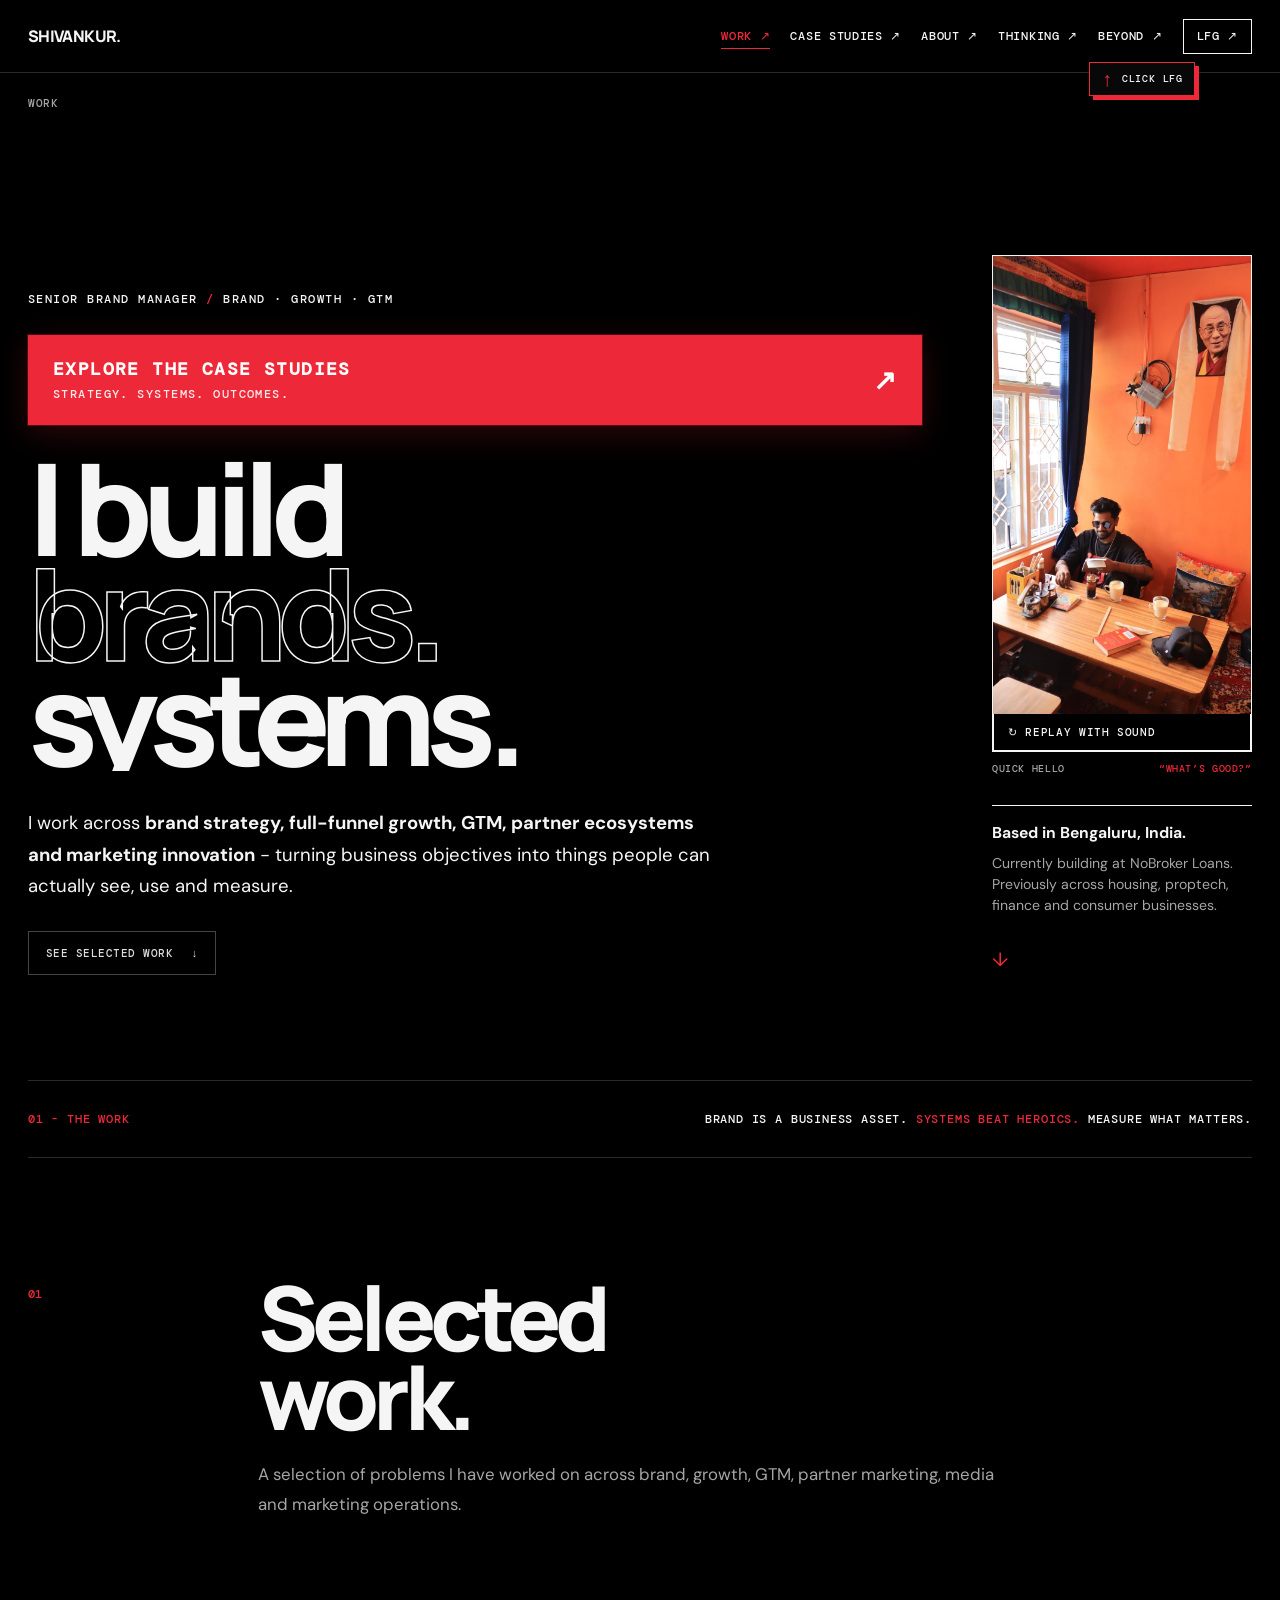
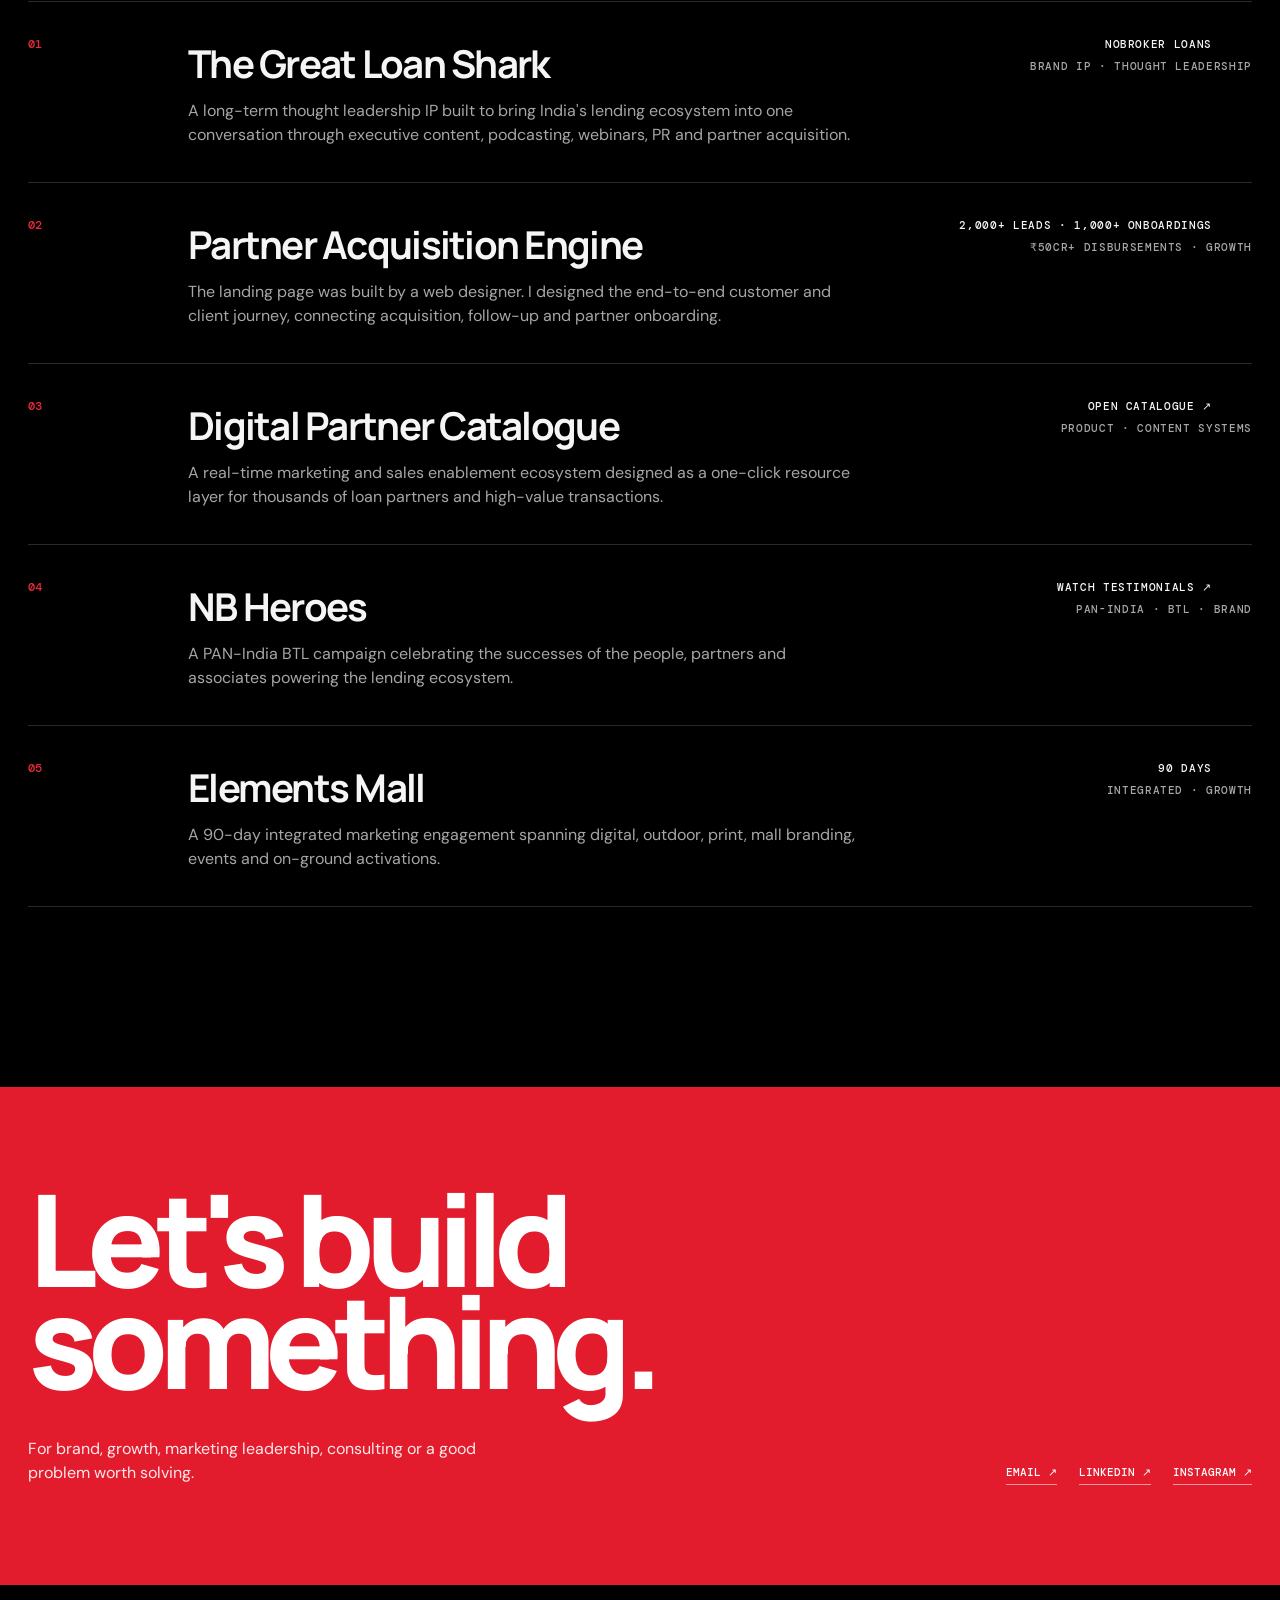
<file: index.html>
<!doctype html>
<html lang="en">
<head>
  <meta charset="utf-8">
  <meta name="viewport" content="width=device-width, initial-scale=1">
  <meta http-equiv="refresh" content="0;url=/work">
  <meta name="theme-color" content="#f3f1eb">
  <link rel="icon" type="image/png" href="/assets/favicon.png">
  <link rel="apple-touch-icon" href="/assets/favicon.png">
  <link rel="canonical" href="/work">
  <title>Shivankur Ghosh | Work</title>
  <script>location.replace('/work')</script>
</head>
<body><a href="/work">Continue to Work ↗</a></body>
</html>
</file>
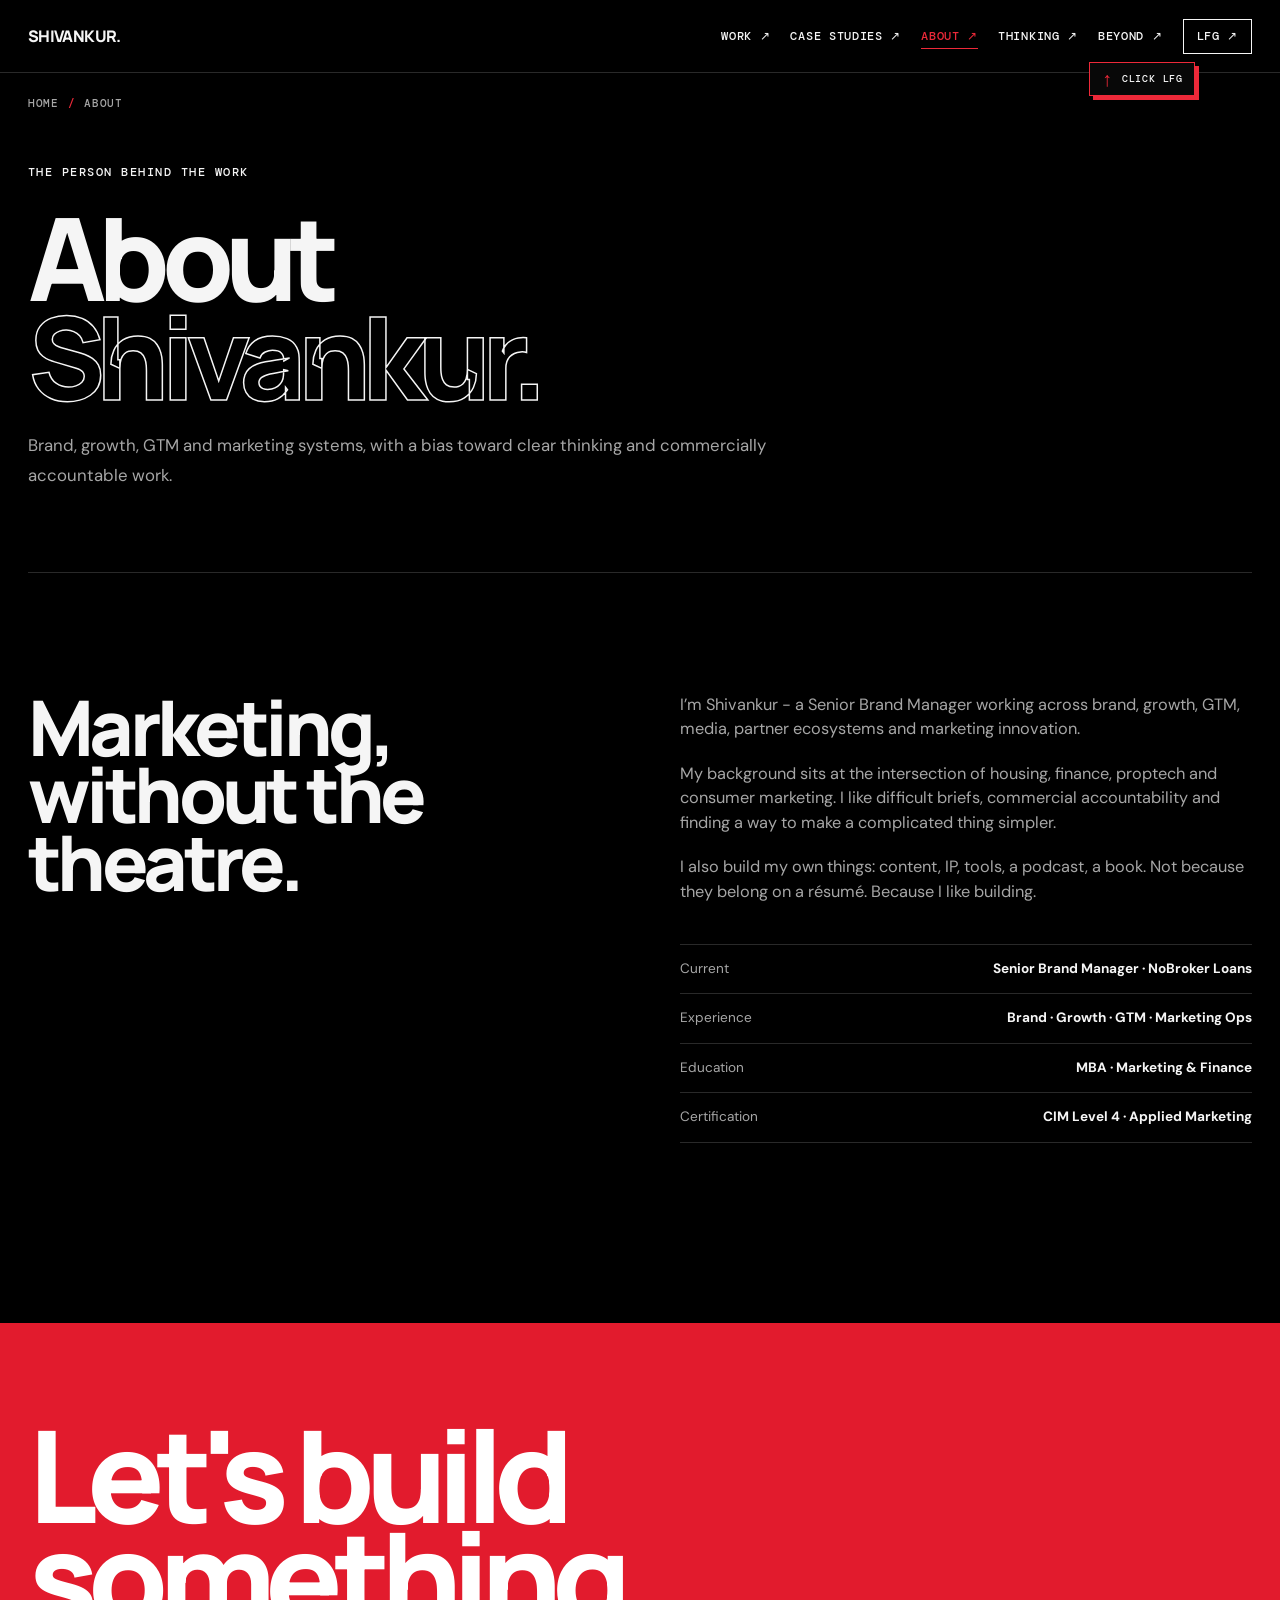
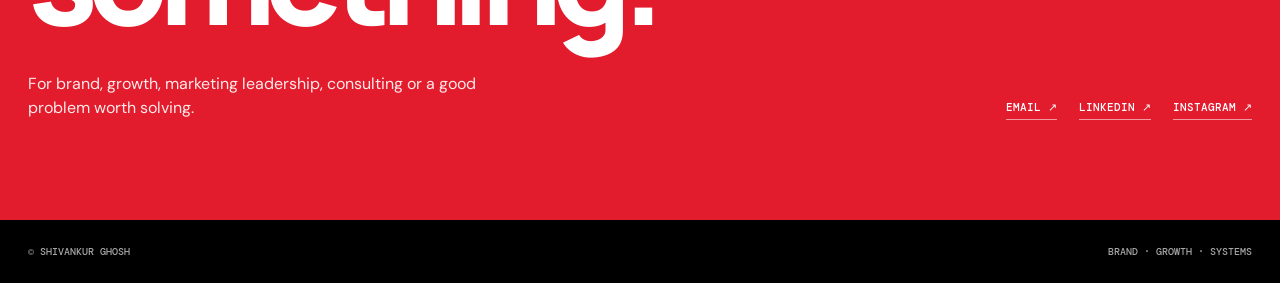
<file: about/index.html>
<!doctype html><html lang="en"><head><meta charset="utf-8"><meta name="viewport" content="width=device-width, initial-scale=1"><meta name="description" content="The professional context, background and principles behind the work."><meta name="theme-color" content="#f3f1eb"><link rel="icon" type="image/png" href="/assets/favicon.png"><link rel="apple-touch-icon" href="/assets/favicon.png"><link rel="stylesheet" href="/styles.css"><title>About | Shivankur Ghosh</title></head><body><nav aria-label="Main navigation"><div class="wrap nav"><a class="logo" href="/work" aria-label="Shivankur, home">SHIVANKUR<span>.</span></a><button class="menu-toggle" id="menuToggle" type="button" aria-expanded="false" aria-controls="siteLinks"><span id="menuToggleLabel">MENU</span><span aria-hidden="true">☰</span></button><div class="links" id="siteLinks"><a href="/work" data-route="work">Work <span aria-hidden="true">↗</span></a><a href="/case-studies" data-route="case-studies">Case studies <span aria-hidden="true">↗</span></a><a href="/about" data-route="about">About <span aria-hidden="true">↗</span></a><a href="/thinking" data-route="thinking">Thinking <span aria-hidden="true">↗</span></a><a href="/beyond" data-route="beyond">Beyond <span aria-hidden="true">↗</span></a><button class="print" id="lfgButton" type="button">LFG ↗</button></div></div></nav><div class="wrap breadcrumbs"><a href="/work">Home</a><span class="sep">/</span><span aria-current="page">About</span></div><main class="page-main"><section class="wrap page-intro"><div class="kicker">The person behind the work</div><h1>About<br><span class="outline">Shivankur.</span></h1><p>Brand, growth, GTM and marketing systems, with a bias toward clear thinking and commercially accountable work.</p></section>
<section id="about" class="wrap">
  <div class="about"><div><h2>Marketing,<br>without the<br>theatre.</h2></div><div class="about-copy"><p>I’m Shivankur - a Senior Brand Manager working across brand, growth, GTM, media, partner ecosystems and marketing innovation.</p><p>My background sits at the intersection of housing, finance, proptech and consumer marketing. I like difficult briefs, commercial accountability and finding a way to make a complicated thing simpler.</p><p>I also build my own things: content, IP, tools, a podcast, a book. Not because they belong on a résumé. Because I like building.</p><div class="facts"><div class="fact"><span>Current</span><strong>Senior Brand Manager · NoBroker Loans</strong></div><div class="fact"><span>Experience</span><strong>Brand · Growth · GTM · Marketing Ops</strong></div><div class="fact"><span>Education</span><strong>MBA · Marketing & Finance</strong></div><div class="fact"><span>Certification</span><strong>CIM Level 4 · Applied Marketing</strong></div></div></div></div>
</section><section id="contact" class="contact"><div class="wrap"><h2>Let's build<br>something.</h2><div class="contact-row"><p>For brand, growth, marketing leadership, consulting or a good problem worth solving.</p><div class="contact-links"><a href="mailto:hello@shivankurghosh.com">Email ↗</a><a href="https://www.linkedin.com/in/shivankurghosh/" target="_blank" rel="noopener">LinkedIn ↗</a><a href="https://instagram.com/lifeofshivankur" target="_blank" rel="noopener">Instagram ↗</a></div></div></div></section>
<footer class="wrap"><span>© Shivankur Ghosh</span><span>Brand · Growth · Systems</span></footer></main><div class="print-chooser" id="printChooser" hidden role="dialog" aria-modal="true" aria-labelledby="printChooserTitle"><div class="print-chooser-card"><button class="chooser-close" id="closePrintChooser" type="button" aria-label="Close">×</button><p class="kicker">LFG / YOUR CALL</p><h2 id="printChooserTitle">Take the CV.</h2><p>Download a ready-to-share PDF or the editable Word version. Or print this page as it appears on screen.</p><a class="chooser-option" href="/Shivankur_Ghosh_CV_Updated.pdf" download><span><strong>Download CV · PDF</strong><small>Best for sharing with recruiters and opening on mobile.</small></span><b>↓</b></a><a class="chooser-option" href="/Shivankur_Ghosh_CV_Updated.docx" download><span><strong>Download CV · Word</strong><small>Editable document for tailoring applications.</small></span><b>↓</b></a><button class="chooser-option chooser-print" id="printWebsite" type="button"><span><strong>Print this page</strong><small>Open your browser’s print dialog.</small></span><b>↗</b></button></div></div><div class="print-celebration" id="printCelebration" hidden aria-live="polite"><div class="gang-card"><span>JOB DONE.</span><strong>GANG<br>GANG!</strong><i>✳ ✦ ✳</i><button id="dismissCelebration" type="button">BACK TO IT ↗</button></div></div><script>(()=>{const toggle=document.getElementById('menuToggle'),links=document.getElementById('siteLinks'),label=document.getElementById('menuToggleLabel');function closeMenu(){links.classList.remove('menu-open');toggle.setAttribute('aria-expanded','false');label.textContent='MENU'}toggle.addEventListener('click',()=>{const open=toggle.getAttribute('aria-expanded')!=='true';toggle.setAttribute('aria-expanded',String(open));links.classList.toggle('menu-open',open);label.textContent=open?'CLOSE':'MENU'});links.querySelectorAll('a').forEach(a=>a.addEventListener('click',closeMenu));window.addEventListener('resize',()=>{if(innerWidth>850)closeMenu()});document.addEventListener('keydown',e=>{if(e.key==='Escape'){closeMenu();if(!chooser.hidden)closeChooser();if(!celebration.hidden)celebration.hidden=true}});const chooser=document.getElementById('printChooser'),lfg=document.getElementById('lfgButton'),close=document.getElementById('closePrintChooser'),print=document.getElementById('printWebsite'),celebration=document.getElementById('printCelebration'),dismiss=document.getElementById('dismissCelebration');let printing=false;function closeChooser(){chooser.hidden=true;lfg.focus()}function showGang(){celebration.hidden=false}lfg.addEventListener('click',()=>{chooser.hidden=false;close.focus()});close.addEventListener('click',closeChooser);chooser.addEventListener('click',e=>{if(e.target===chooser)closeChooser()});document.querySelectorAll('a[download]').forEach(a=>a.addEventListener('click',()=>setTimeout(showGang,450)));print.addEventListener('click',()=>{printing=true;chooser.hidden=true;window.print()});window.addEventListener('afterprint',()=>{if(printing){printing=false;showGang()}});dismiss.addEventListener('click',()=>celebration.hidden=true);const replay=document.getElementById('replayIntro'),video=document.getElementById('introVideo');if(replay&&video)replay.addEventListener('click',()=>{video.currentTime=0;video.muted=false;video.play().catch(()=>{})});const path=location.pathname.split('/').filter(Boolean)[0]||'work';document.querySelectorAll('[data-route]').forEach(a=>{if(a.dataset.route===path)a.setAttribute('aria-current','page')});})();</script><script src="/lfg-pointer.js" defer></script></body></html>
</file>
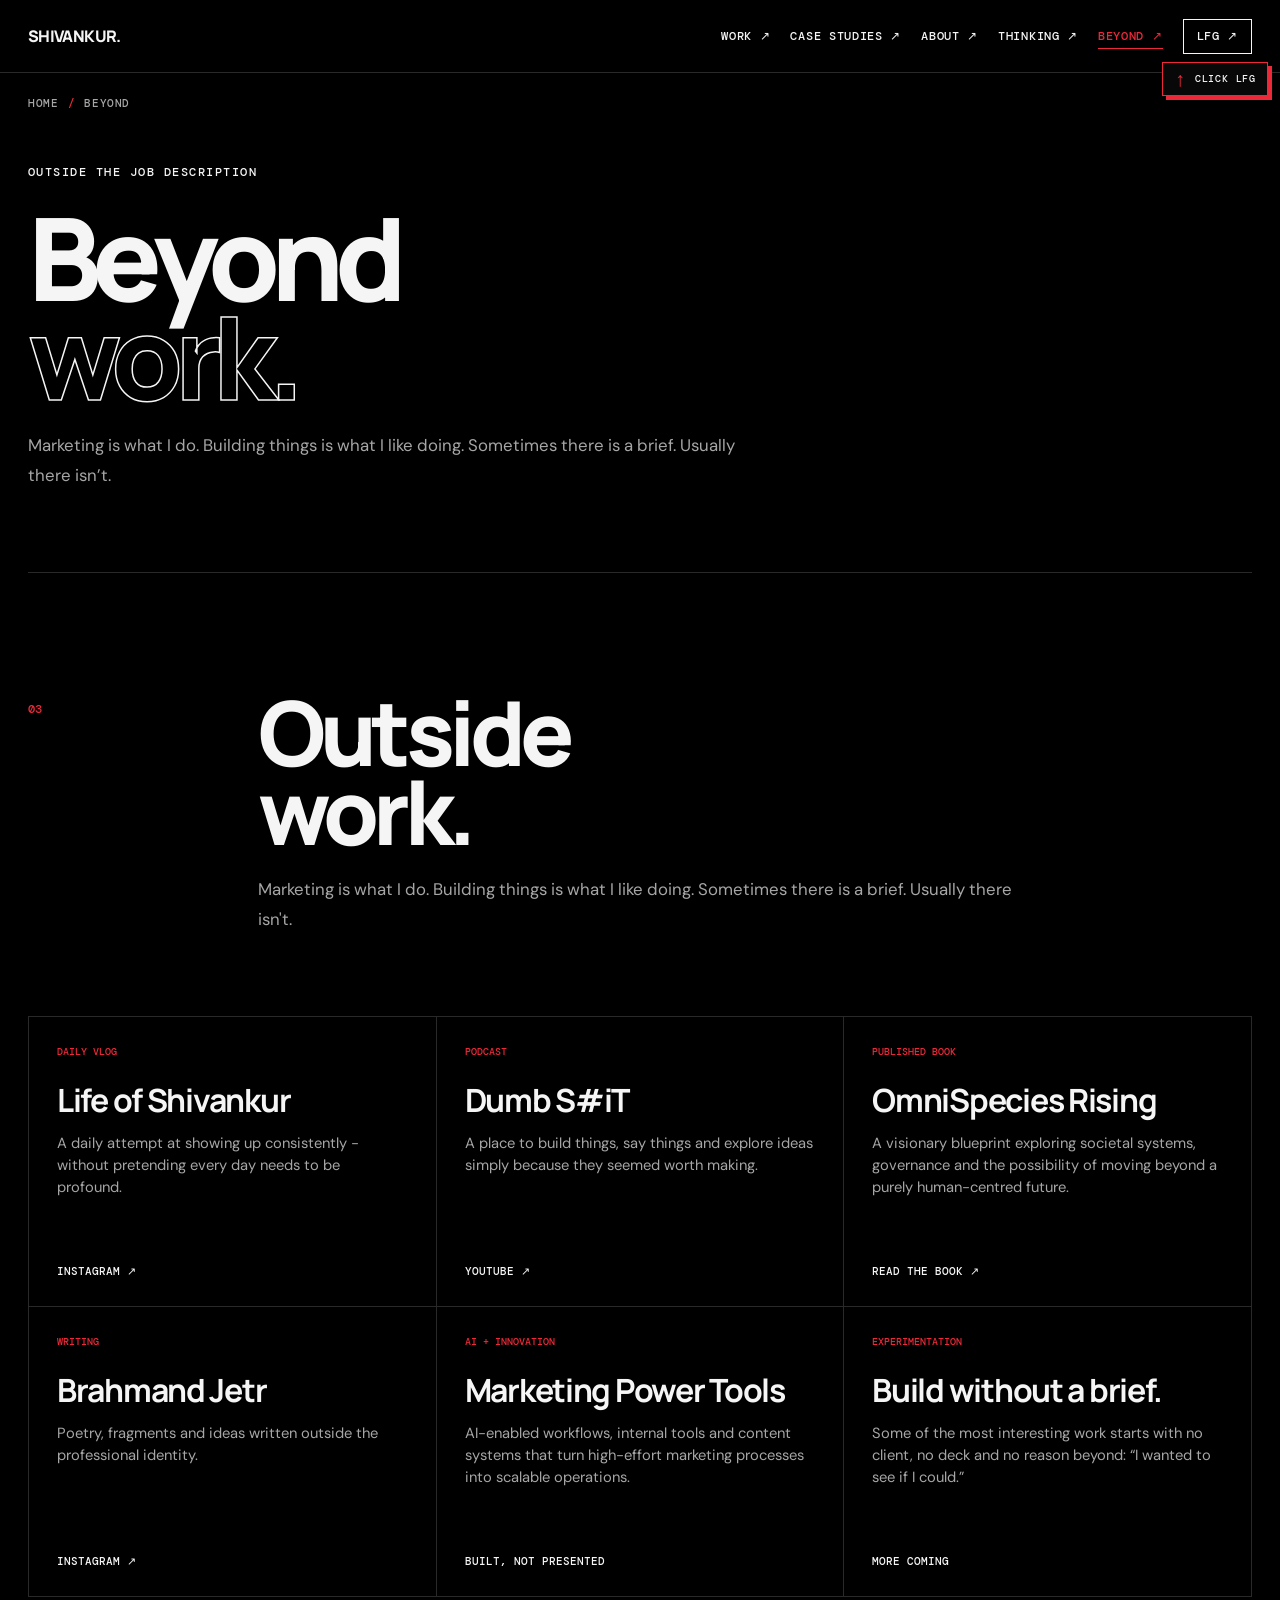
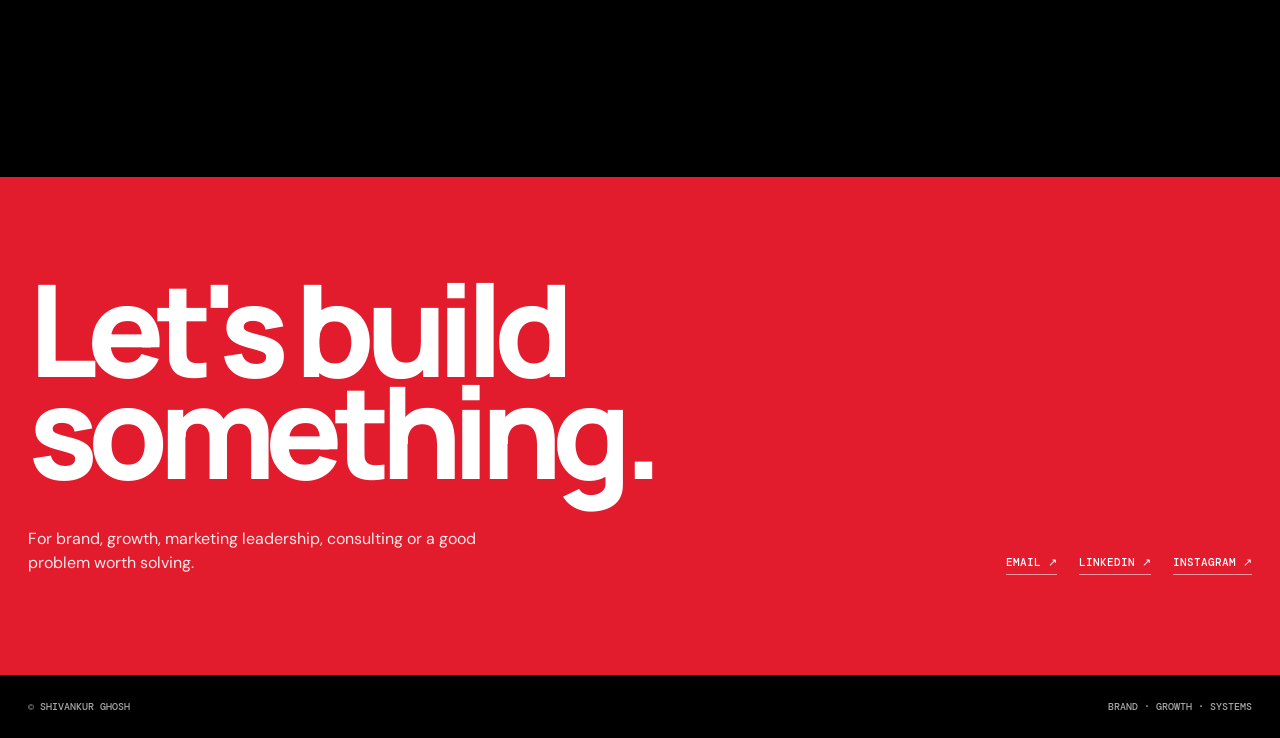
<file: beyond/index.html>
<!doctype html><html lang="en"><head><meta charset="utf-8"><meta name="viewport" content="width=device-width, initial-scale=1"><meta name="description" content="Personal projects, ideas and experiments outside the day job."><meta name="theme-color" content="#f3f1eb"><link rel="icon" type="image/png" href="/assets/favicon.png"><link rel="apple-touch-icon" href="/assets/favicon.png"><link rel="stylesheet" href="/styles.css"><title>Beyond | Shivankur Ghosh</title></head><body><nav aria-label="Main navigation"><div class="wrap nav"><a class="logo" href="/work" aria-label="Shivankur, home">SHIVANKUR<span>.</span></a><button class="menu-toggle" id="menuToggle" type="button" aria-expanded="false" aria-controls="siteLinks"><span id="menuToggleLabel">MENU</span><span aria-hidden="true">☰</span></button><div class="links" id="siteLinks"><a href="/work" data-route="work">Work <span aria-hidden="true">↗</span></a><a href="/case-studies" data-route="case-studies">Case studies <span aria-hidden="true">↗</span></a><a href="/about" data-route="about">About <span aria-hidden="true">↗</span></a><a href="/thinking" data-route="thinking">Thinking <span aria-hidden="true">↗</span></a><a href="/beyond" data-route="beyond">Beyond <span aria-hidden="true">↗</span></a><button class="print" id="lfgButton" type="button">LFG ↗</button></div></div></nav><div class="wrap breadcrumbs"><a href="/work">Home</a><span class="sep">/</span><span aria-current="page">Beyond</span></div><main class="page-main"><section class="wrap page-intro"><div class="kicker">Outside the job description</div><h1>Beyond<br><span class="outline">work.</span></h1><p>Marketing is what I do. Building things is what I like doing. Sometimes there is a brief. Usually there isn’t.</p></section>
<section id="outside" class="wrap">
  <div class="section-top"><div class="num">3</div><div><h2 class="section-title">Outside<br>work.</h2><p class="lead">Marketing is what I do. Building things is what I like doing. Sometimes there is a brief. Usually there isn't.</p></div></div>
  <div class="experiments">
    <a class="experiment" href="https://instagram.com/lifeofshivankur" target="_blank" rel="noopener"><div><div class="tag">Daily Vlog</div><h3>Life of Shivankur</h3><p>A daily attempt at showing up consistently - without pretending every day needs to be profound.</p></div><div class="go">Instagram ↗</div></a>
    <a class="experiment" href="https://www.youtube.com/@thedumbshitpod" target="_blank" rel="noopener"><div><div class="tag">Podcast</div><h3>Dumb S#iT</h3><p>A place to build things, say things and explore ideas simply because they seemed worth making.</p></div><div class="go">YouTube ↗</div></a>
    <a class="experiment" href="https://www.amazon.in/OmniSpecies-Rising-Visionary-Brahmand-jetr-ebook/dp/B0F3XQYQRG" target="_blank" rel="noopener"><div><div class="tag">Published Book</div><h3>OmniSpecies Rising</h3><p>A visionary blueprint exploring societal systems, governance and the possibility of moving beyond a purely human-centred future.</p></div><div class="go">Read the book ↗</div></a>
    <a class="experiment" href="https://instagram.com/brahmandjetr" target="_blank" rel="noopener"><div><div class="tag">Writing</div><h3>Brahmand Jetr</h3><p>Poetry, fragments and ideas written outside the professional identity.</p></div><div class="go">Instagram ↗</div></a>
    <div class="experiment"><div><div class="tag">AI + Innovation</div><h3>Marketing Power Tools</h3><p>AI-enabled workflows, internal tools and content systems that turn high-effort marketing processes into scalable operations.</p></div><div class="go">Built, not presented</div></div>
    <div class="experiment"><div><div class="tag">Experimentation</div><h3>Build without a brief.</h3><p>Some of the most interesting work starts with no client, no deck and no reason beyond: “I wanted to see if I could.”</p></div><div class="go">More coming</div></div>
  </div>
</section><section id="contact" class="contact"><div class="wrap"><h2>Let's build<br>something.</h2><div class="contact-row"><p>For brand, growth, marketing leadership, consulting or a good problem worth solving.</p><div class="contact-links"><a href="mailto:hello@shivankurghosh.com">Email ↗</a><a href="https://www.linkedin.com/in/shivankurghosh/" target="_blank" rel="noopener">LinkedIn ↗</a><a href="https://instagram.com/lifeofshivankur" target="_blank" rel="noopener">Instagram ↗</a></div></div></div></section>
<footer class="wrap"><span>© Shivankur Ghosh</span><span>Brand · Growth · Systems</span></footer></main><div class="print-chooser" id="printChooser" hidden role="dialog" aria-modal="true" aria-labelledby="printChooserTitle"><div class="print-chooser-card"><button class="chooser-close" id="closePrintChooser" type="button" aria-label="Close">×</button><p class="kicker">LFG / YOUR CALL</p><h2 id="printChooserTitle">Take the CV.</h2><p>Download a ready-to-share PDF or the editable Word version. Or print this page as it appears on screen.</p><a class="chooser-option" href="/Shivankur_Ghosh_CV_Updated.pdf" download><span><strong>Download CV · PDF</strong><small>Best for sharing with recruiters and opening on mobile.</small></span><b>↓</b></a><a class="chooser-option" href="/Shivankur_Ghosh_CV_Updated.docx" download><span><strong>Download CV · Word</strong><small>Editable document for tailoring applications.</small></span><b>↓</b></a><button class="chooser-option chooser-print" id="printWebsite" type="button"><span><strong>Print this page</strong><small>Open your browser’s print dialog.</small></span><b>↗</b></button></div></div><div class="print-celebration" id="printCelebration" hidden aria-live="polite"><div class="gang-card"><span>JOB DONE.</span><strong>GANG<br>GANG!</strong><i>✳ ✦ ✳</i><button id="dismissCelebration" type="button">BACK TO IT ↗</button></div></div><script>(()=>{const toggle=document.getElementById('menuToggle'),links=document.getElementById('siteLinks'),label=document.getElementById('menuToggleLabel');function closeMenu(){links.classList.remove('menu-open');toggle.setAttribute('aria-expanded','false');label.textContent='MENU'}toggle.addEventListener('click',()=>{const open=toggle.getAttribute('aria-expanded')!=='true';toggle.setAttribute('aria-expanded',String(open));links.classList.toggle('menu-open',open);label.textContent=open?'CLOSE':'MENU'});links.querySelectorAll('a').forEach(a=>a.addEventListener('click',closeMenu));window.addEventListener('resize',()=>{if(innerWidth>850)closeMenu()});document.addEventListener('keydown',e=>{if(e.key==='Escape'){closeMenu();if(!chooser.hidden)closeChooser();if(!celebration.hidden)celebration.hidden=true}});const chooser=document.getElementById('printChooser'),lfg=document.getElementById('lfgButton'),close=document.getElementById('closePrintChooser'),print=document.getElementById('printWebsite'),celebration=document.getElementById('printCelebration'),dismiss=document.getElementById('dismissCelebration');let printing=false;function closeChooser(){chooser.hidden=true;lfg.focus()}function showGang(){celebration.hidden=false}lfg.addEventListener('click',()=>{chooser.hidden=false;close.focus()});close.addEventListener('click',closeChooser);chooser.addEventListener('click',e=>{if(e.target===chooser)closeChooser()});document.querySelectorAll('a[download]').forEach(a=>a.addEventListener('click',()=>setTimeout(showGang,450)));print.addEventListener('click',()=>{printing=true;chooser.hidden=true;window.print()});window.addEventListener('afterprint',()=>{if(printing){printing=false;showGang()}});dismiss.addEventListener('click',()=>celebration.hidden=true);const replay=document.getElementById('replayIntro'),video=document.getElementById('introVideo');if(replay&&video)replay.addEventListener('click',()=>{video.currentTime=0;video.muted=false;video.play().catch(()=>{})});const path=location.pathname.split('/').filter(Boolean)[0]||'work';document.querySelectorAll('[data-route]').forEach(a=>{if(a.dataset.route===path)a.setAttribute('aria-current','page')});})();</script><script src="/lfg-pointer.js" defer></script></body></html>
</file>
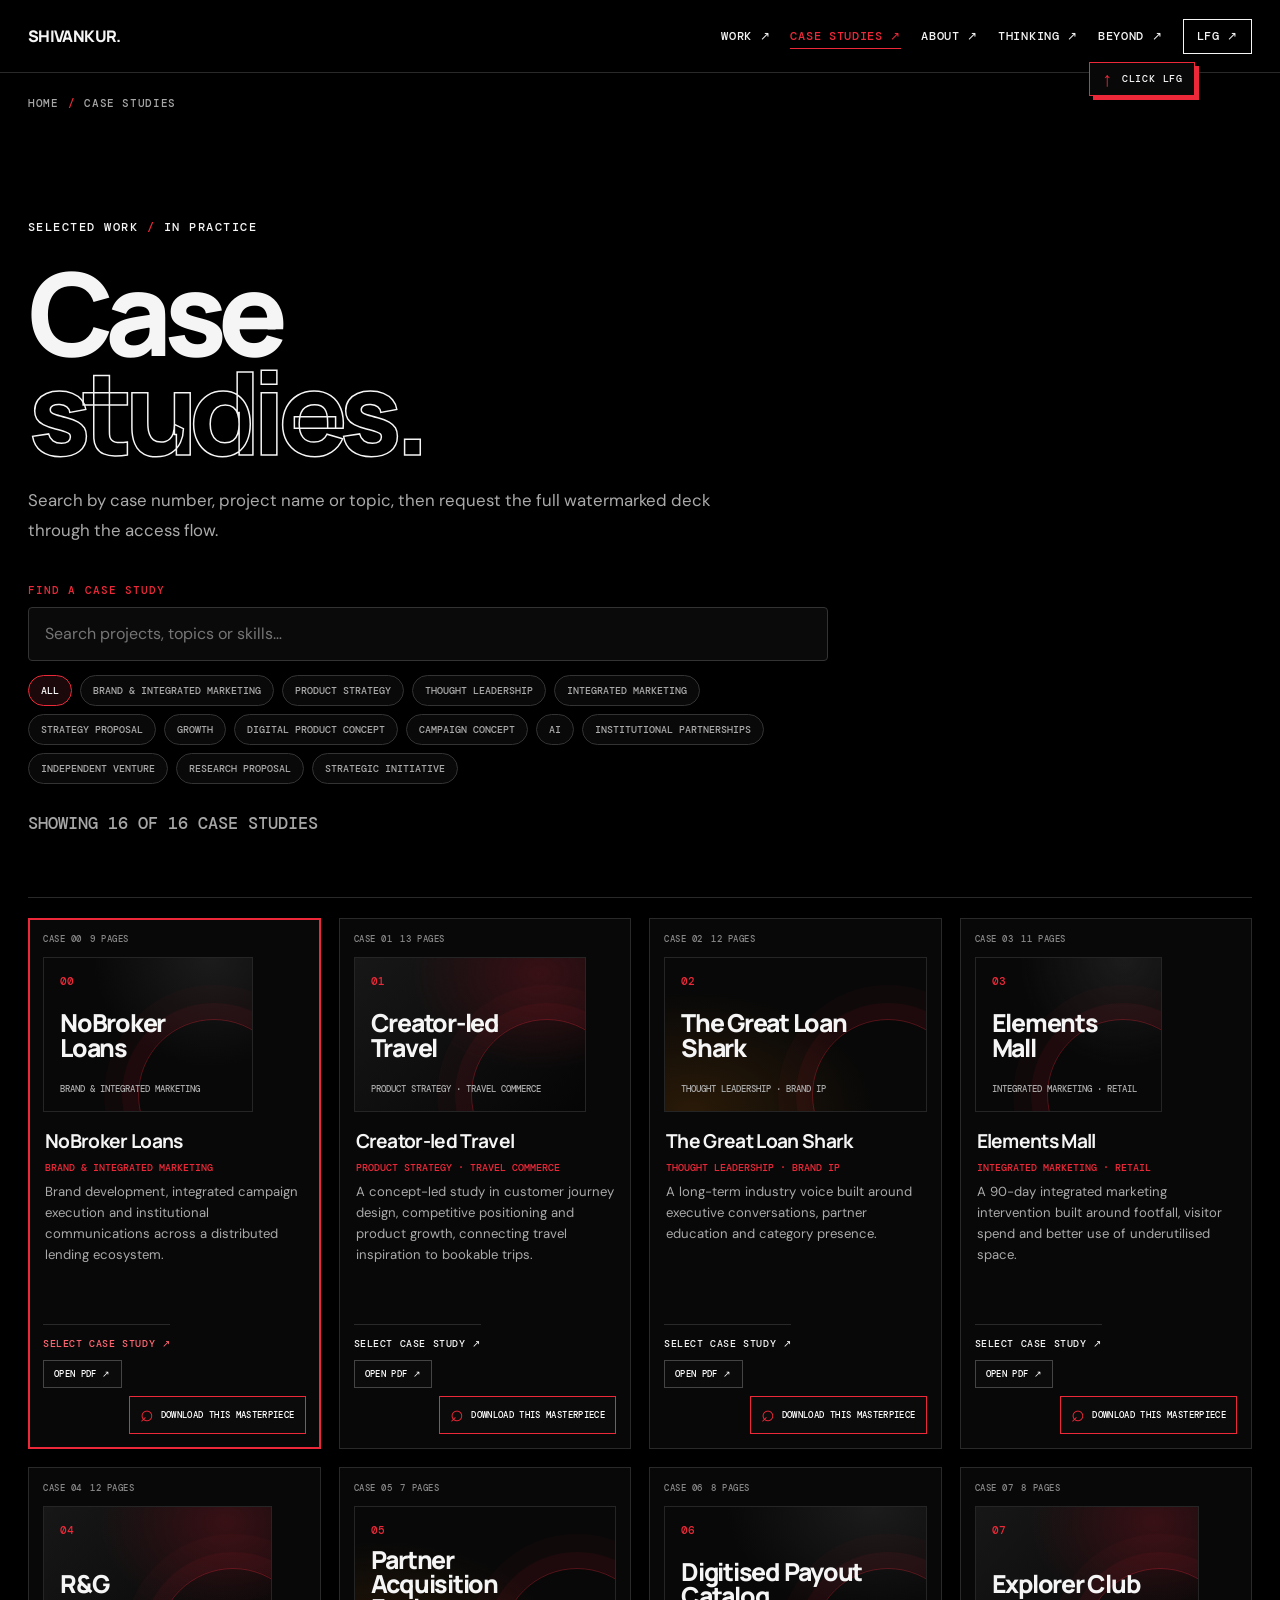
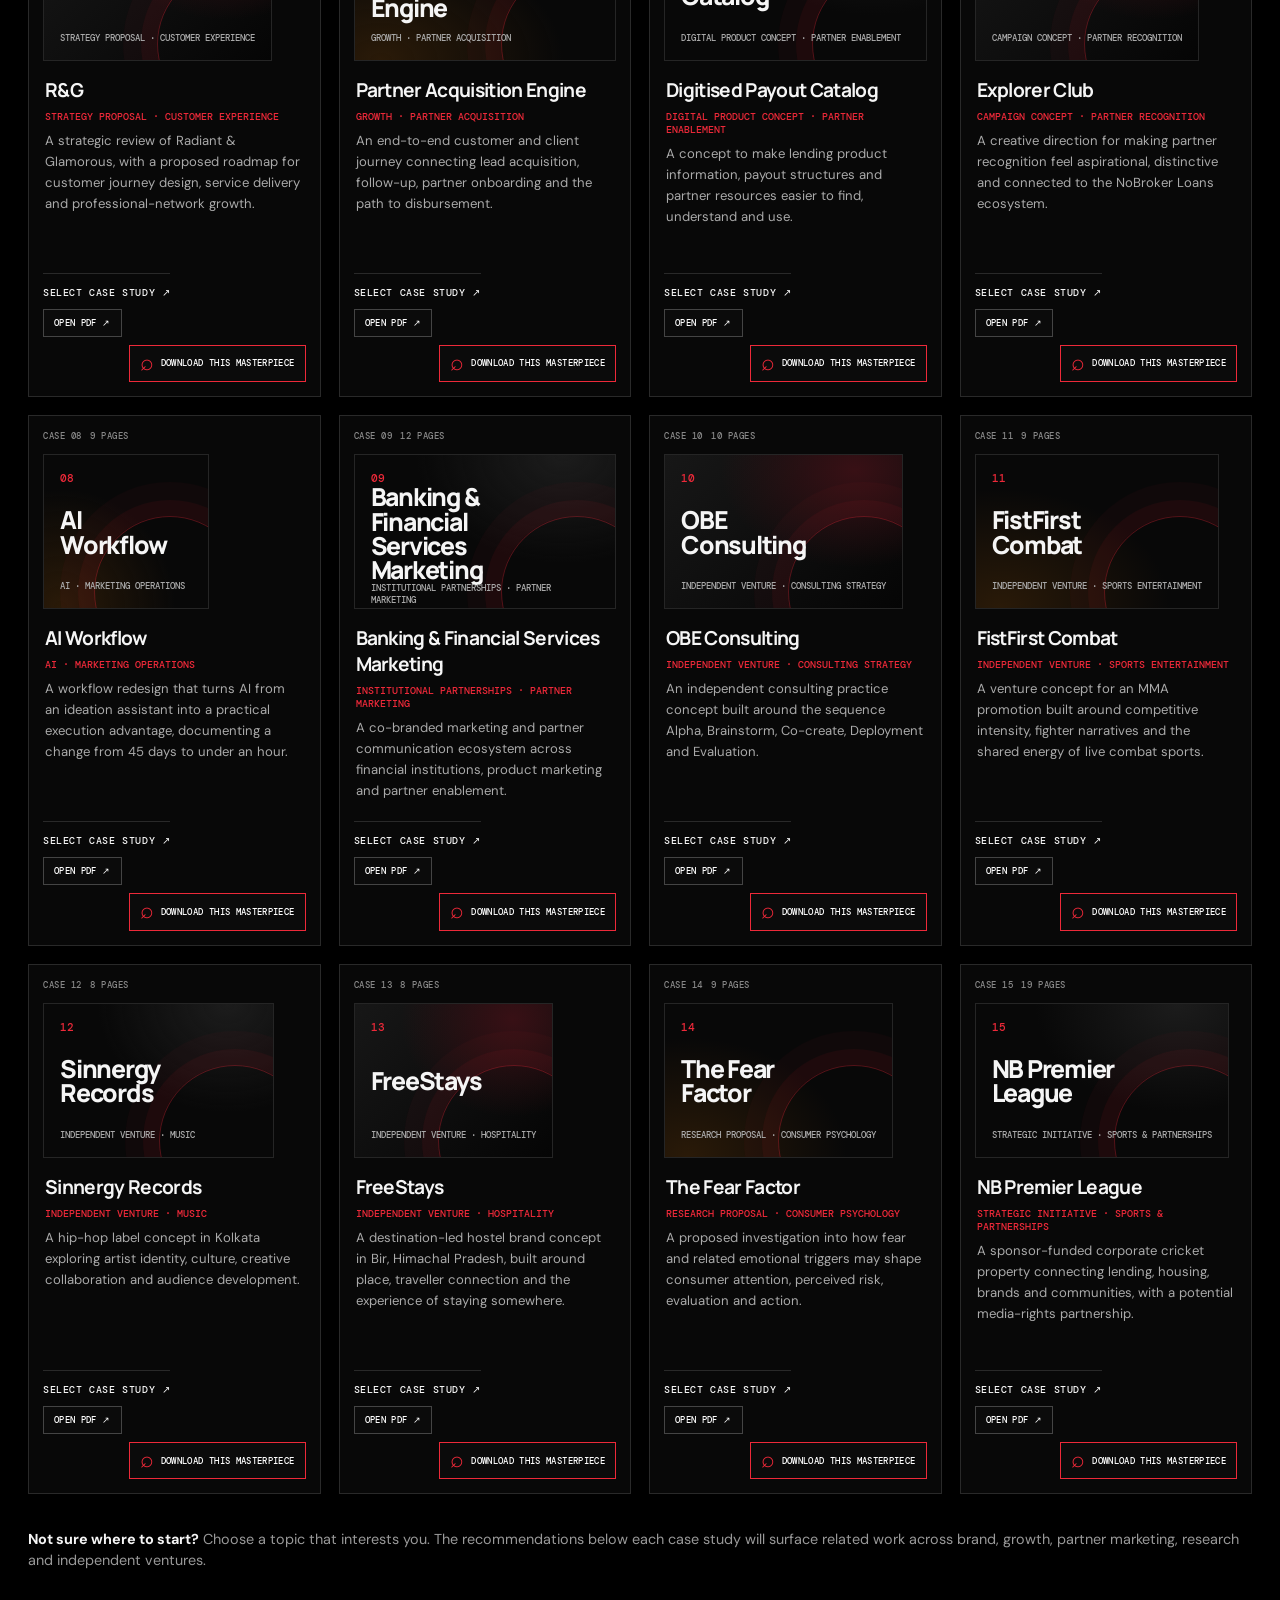
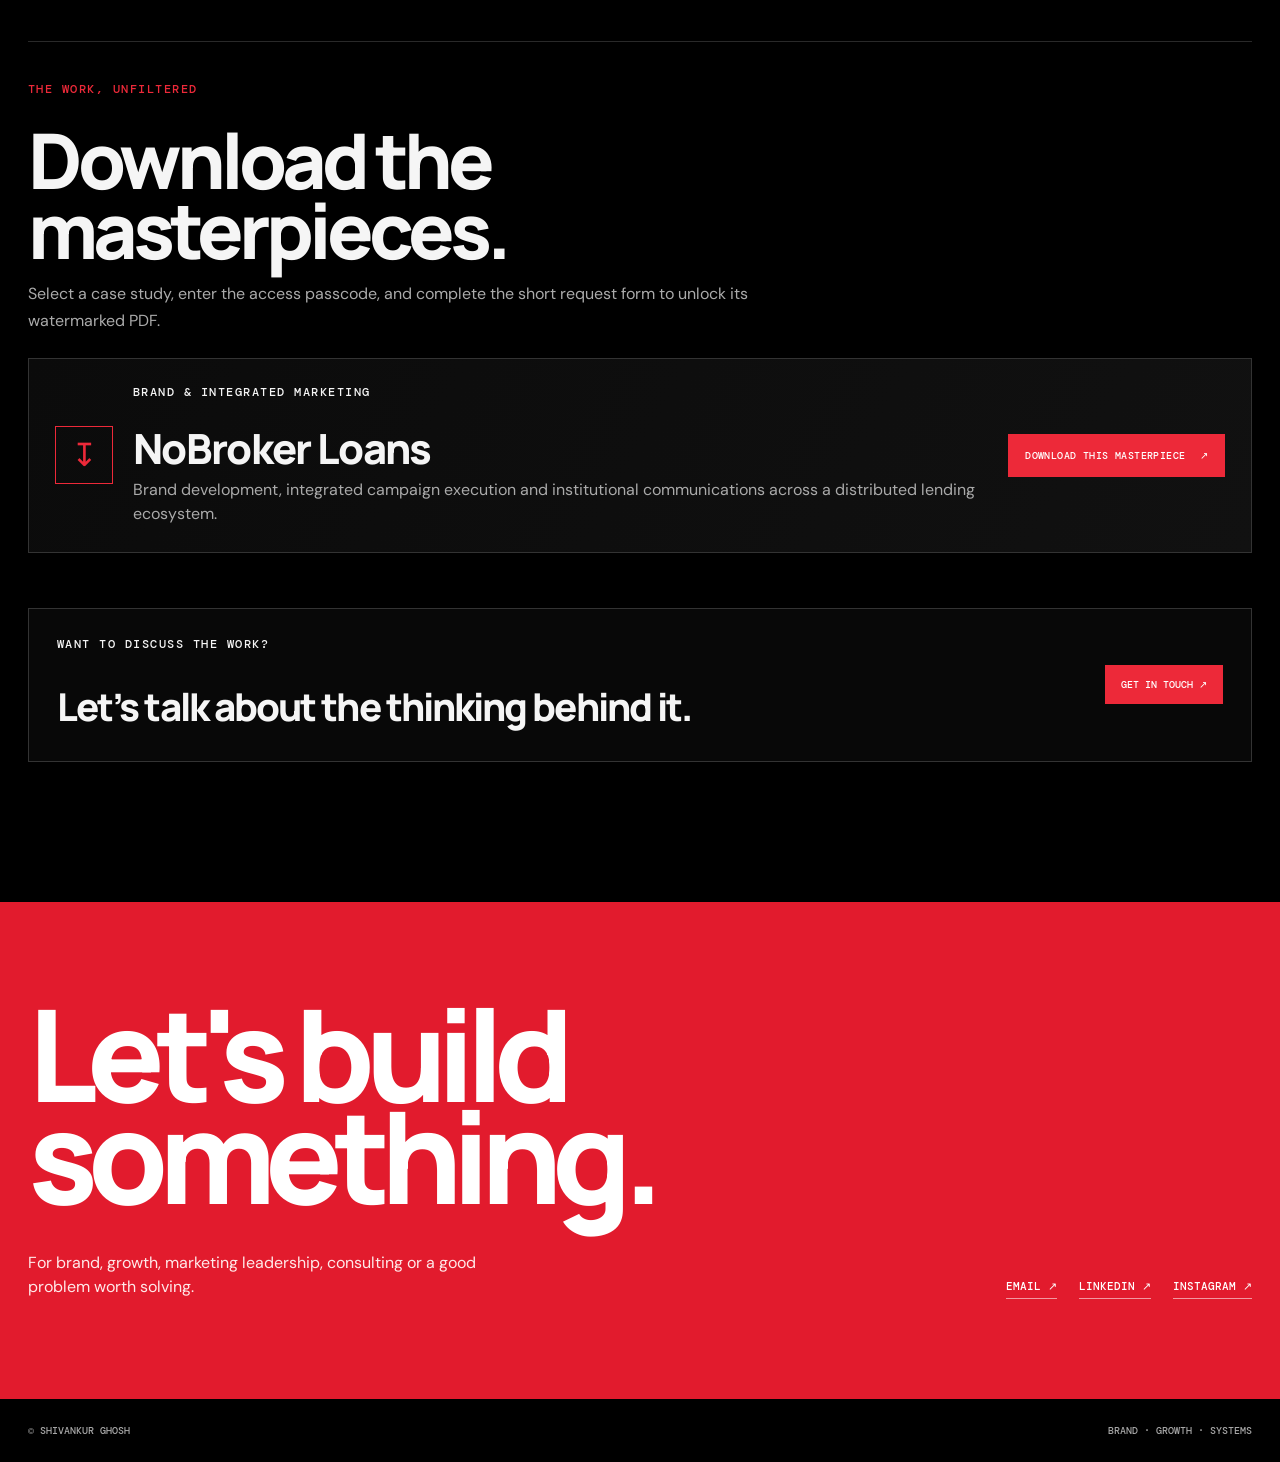
<file: case-studies/index.html>
<!doctype html><html lang="en"><head><meta charset="utf-8"><meta name="viewport" content="width=device-width, initial-scale=1"><meta name="description" content="Browse Shivankur Ghosh's case studies across brand, growth, partner marketing, strategy and independent ventures."><meta name="theme-color" content="#000000"><link rel="icon" type="image/png" href="/assets/favicon.png"><link rel="apple-touch-icon" href="/assets/favicon.png"><link rel="stylesheet" href="/styles.css"><title>Case studies | Shivankur Ghosh</title><style>.case-no-results{grid-column:1/-1;padding:clamp(24px,5vw,56px);border:1px solid rgba(255,255,255,.2);border-radius:18px;background:rgba(255,255,255,.025)}.case-no-results strong{display:block;font-size:clamp(1.2rem,2vw,1.65rem);margin-bottom:8px}.case-no-results p{color:rgba(255,255,255,.68);margin:0 0 18px}.case-clear-filters{appearance:none;border:1px solid rgba(255,255,255,.5);background:transparent;color:#fff;padding:12px 16px;border-radius:999px;font:inherit;cursor:pointer}.case-clear-filters:hover,.case-clear-filters:focus-visible{background:#fff;color:#000}</style></head><body><nav aria-label="Main navigation"><div class="wrap nav"><a class="logo" href="/work" aria-label="Shivankur, home">SHIVANKUR<span>.</span></a><button class="menu-toggle" id="menuToggle" type="button" aria-expanded="false" aria-controls="siteLinks"><span id="menuToggleLabel">MENU</span><span aria-hidden="true">☰</span></button><div class="links" id="siteLinks"><a href="/work" data-route="work">Work <span aria-hidden="true">↗</span></a><a href="/case-studies" data-route="case-studies">Case studies <span aria-hidden="true">↗</span></a><a href="/about" data-route="about">About <span aria-hidden="true">↗</span></a><a href="/thinking" data-route="thinking">Thinking <span aria-hidden="true">↗</span></a><a href="/beyond" data-route="beyond">Beyond <span aria-hidden="true">↗</span></a><button class="print" id="lfgButton" type="button">LFG ↗</button></div></div></nav><div class="wrap breadcrumbs"><a href="/work">Home</a><span class="sep">/</span><span aria-current="page">Case studies</span></div><main class="page-main">
<section class="wrap page-intro case-grid-intro"><div class="kicker">Selected work <span>/</span> In practice</div><h1>Case<br><span class="outline">studies.</span></h1><p>Search by case number, project name or topic, then request the full watermarked deck through the access flow.</p><div class="case-grid-controls"><label class="case-search-label" for="caseSearch">Find a case study</label><input id="caseSearch" type="search" placeholder="Search projects, topics or skills…" autocomplete="off"><div class="case-filter-row" id="caseFilters" aria-label="Filter case studies"></div><p class="case-results-count" id="caseResultsCount" aria-live="polite"></p></div></section>
<section class="wrap case-grid-section" aria-label="Case studies grid"><div class="case-grid-tiles" id="caseGrid"></div><p class="case-recommendation-grid"><strong>Not sure where to start?</strong> Choose a topic that interests you. The recommendations below each case study will surface related work across brand, growth, partner marketing, research and independent ventures.</p></section>
<section class="wrap case-viewer-section case-download-section" id="caseDownloads" aria-label="Download case studies"><div class="case-viewer-heading"><div><div class="kicker">THE WORK, UNFILTERED</div><h2>Download the<br><span class="outline">masterpieces.</span></h2><p>Select a case study, enter the access passcode, and complete the short request form to unlock its watermarked PDF.</p></div></div><div class="case-download-selected" id="selectedDownload"><span class="download-lock-mark" aria-hidden="true">↧</span><div><div class="kicker" id="downloadCategory">SELECT A CASE STUDY</div><h3 id="downloadTitle">Choose a project above</h3><p id="downloadDescription">Every PDF is watermarked for reading and review.</p></div><button class="download-masterpiece" id="downloadMasterpiece" type="button" disabled>DOWNLOAD THIS MASTERPIECE <span>↗</span></button></div><div class="case-contact-strip"><div><div class="kicker">Want to discuss the work?</div><h3>Let’s talk about the thinking behind it.</h3></div><a class="case-contact-button" href="mailto:shivankur.work@gmail.com?subject=Discuss%20a%20portfolio%20case%20study">Get in touch ↗</a></div></section>
<section class="contact"><div class="wrap"><h2>Let's build<br>something.</h2><div class="contact-row"><p>For brand, growth, marketing leadership, consulting or a good problem worth solving.</p><div class="contact-links"><a href="mailto:hello@shivankurghosh.com">Email ↗</a><a href="https://www.linkedin.com/in/shivankurghosh/" target="_blank" rel="noopener">LinkedIn ↗</a><a href="https://instagram.com/lifeofshivankur" target="_blank" rel="noopener">Instagram ↗</a></div></div></div></section></main><footer class="wrap"><span>© Shivankur Ghosh</span><span>Brand · Growth · Systems</span></footer>
<div class="lead-gate" id="leadGate" hidden role="dialog" aria-modal="true" aria-labelledby="leadGateTitle"><div class="lead-gate-card"><button class="chooser-close" id="leadGateClose" type="button" aria-label="Close">×</button><p class="kicker">PRIVATE PORTFOLIO ACCESS</p><h2 id="leadGateTitle">One quick unlock.</h2><p class="lead-gate-copy" id="leadGateCopy">Enter the passcode to continue.</p><form id="leadGateForm" novalidate><div id="passcodeStep"><label for="casePasscode">PASSCODE</label><input id="casePasscode" name="passcode" type="password" autocomplete="off" required><p class="form-error" id="passcodeError" aria-live="polite"></p><button class="download-masterpiece" type="submit">UNLOCK CASE STUDY ↗</button></div><div id="leadFormStep" hidden><label for="leadName">NAME</label><input id="leadName" name="name" autocomplete="name" required><label for="leadPhone">CONTACT NUMBER</label><input id="leadPhone" name="phone" type="tel" inputmode="tel" autocomplete="tel" required><label for="leadPurpose">PURPOSE</label><select id="leadPurpose" name="purpose" required><option value="">Choose one</option><option>Trying to hire Shiv.</option><option>Finding out who made this.</option></select><p class="form-error" id="leadError" aria-live="polite"></p><button class="download-masterpiece" type="submit">SEND REQUEST & DOWNLOAD ↗</button></div></form><p class="privacy-note">Submitting opens an email draft and a WhatsApp message addressed to Shivankur. Your PDF download starts after you submit.</p></div></div><div class="print-chooser" id="printChooser" hidden role="dialog" aria-modal="true" aria-labelledby="printChooserTitle"><div class="print-chooser-card"><button class="chooser-close" id="closePrintChooser" type="button" aria-label="Close">×</button><p class="kicker">LFG / YOUR CALL</p><h2 id="printChooserTitle">Take the CV.</h2><p>Download a ready-to-share PDF or print this page as it appears on screen.</p><a class="chooser-option" href="/Shivankur_Ghosh_CV_Updated.pdf" download><span><strong>Download CV · PDF</strong><small>Best for sharing with recruiters and opening on mobile.</small></span><b>↓</b></a><button class="chooser-option chooser-print" id="printWebsite" type="button"><span><strong>Print this page</strong><small>Open your browser’s print dialog.</small></span><b>↗</b></button></div></div><div class="print-celebration" id="printCelebration" hidden aria-live="polite"><div class="gang-card"><span>JOB DONE.</span><strong>GANG<br>GANG!</strong><i>✳ ✦ ✳</i><button id="dismissCelebration" type="button">BACK TO IT ↗</button></div></div>
<div class="pdf-viewer-overlay" id="pdfViewerOverlay" hidden role="dialog" aria-modal="true" aria-label="Full-screen case study PDF viewer"><section class="pdf-viewer-panel" id="pdfViewerPanel"><header class="pdf-viewer-toolbar"><div class="pdf-viewer-label"><small id="pdfViewerCaseLabel">CASE STUDY PDF</small><strong id="pdfViewerTitle">Case study</strong></div><div class="pdf-viewer-actions"><button type="button" class="pdf-viewer-action" id="pdfViewerPrev" aria-label="Previous PDF page">← PAGE</button><button type="button" class="pdf-viewer-action" id="pdfViewerNext" aria-label="Next PDF page">PAGE →</button><span class="pdf-page-counter" id="pdfPageCounter" aria-live="polite">PAGE 1 / 1</span><button type="button" class="pdf-viewer-action" id="pdfViewerFullscreen">FULL SCREEN ⤢</button><button type="button" class="pdf-viewer-action" id="pdfViewerClose">CLOSE ×</button></div></header><div class="pdf-viewer-stage" id="pdfViewerStage" aria-label="PDF pages. Swipe or use left and right arrows to navigate."><div class="pdf-page-shell" id="pdfPageShell"><canvas id="pdfPageCanvas" aria-label="Current PDF page"></canvas></div><div class="pdf-load-status" id="pdfLoadStatus" role="status" hidden></div><button type="button" class="pdf-stage-arrow pdf-stage-prev" id="pdfStagePrev" aria-label="Previous page">‹</button><button type="button" class="pdf-stage-arrow pdf-stage-next" id="pdfStageNext" aria-label="Next page">›</button></div><footer class="pdf-viewer-bottom"><span class="pdf-viewer-help" id="pdfViewerHelp">Swipe, scroll, or use ← → to move between pages.</span><span class="pdf-viewer-help">ESC: exit full screen · ESC again: close viewer</span></footer></section></div>
<script>const CASES = [{"id":0,"file":"nobroker-loans-brand-marketing.pdf","title":"NoBroker Loans","category":"Brand & integrated marketing","description":"Brand development, integrated campaign execution and institutional communications across a distributed lending ecosystem.","tags":["brand","integrated marketing","pan-india","banking","finance","institutional communication","campaigns"],"note":"Senior Brand Manager / NoBroker Loans. Case study 0 in the supplied source set.","pages":9},{"id":1,"file":"creator-led-travel.pdf","title":"Creator-led Travel","category":"Product strategy · Travel commerce","description":"A concept-led study in customer journey design, competitive positioning and product growth, connecting travel inspiration to bookable trips.","tags":["concept","product","journey","creator","travel","commerce","growth"],"note":"Independent concept study, not a live launch or measured-impact claim.","pages":13},{"id":2,"file":"the-great-loan-shark.pdf","title":"The Great Loan Shark","category":"Thought leadership · Brand IP","description":"A long-term industry voice built around executive conversations, partner education and category presence.","tags":["brand","content","podcast","thought leadership","finance","webinars","partner education","PR"],"note":"A proposed long-term thought leadership IP for NoBroker Loans.","pages":12},{"id":3,"file":"elements-mall-integrated-marketing.pdf","title":"Elements Mall","category":"Integrated marketing · Retail","description":"A 90-day integrated marketing intervention built around footfall, visitor spend and better use of underutilised space.","tags":["growth","integrated marketing","retail","events","performance","outdoor","print","footfall"],"note":"Integrated marketing consulting and campaign execution.","pages":11},{"id":4,"file":"r-and-g-campaign.pdf","title":"R&G","category":"Strategy proposal · Customer experience","description":"A strategic review of Radiant & Glamorous, with a proposed roadmap for customer journey design, service delivery and professional-network growth.","tags":["campaign","brand","creative","customer experience","operations","talent","strategy proposal"],"note":"Strategy proposal, not a claim of completed implementation.","pages":12},{"id":5,"file":"partner-acquisition-engine.pdf","title":"Partner Acquisition Engine","category":"Growth · Partner acquisition","description":"An end-to-end customer and client journey connecting lead acquisition, follow-up, partner onboarding and the path to disbursement.","tags":["growth","partner acquisition","partner","funnel","finance","performance","DSA","leads","onboarding"],"note":"The public landing page was built by a web designer; the case study describes journey and funnel design. Source document reports 2,000+ leads, 1,000+ partner onboardings and ₹50 crore+ in disbursements.","pages":7},{"id":6,"file":"digitised-payout-catalog.pdf","title":"Digitised Payout Catalog","category":"Digital product concept · Partner enablement","description":"A concept to make lending product information, payout structures and partner resources easier to find, understand and use.","tags":["partner","operations","product","systems","finance","digital partner catalogue","payout slabs","calculator","partner resources"],"note":"Concept study. Also referred to as the Digital Partner Catalogue.","pages":8},{"id":7,"file":"explorer-club.pdf","title":"Explorer Club","category":"Campaign concept · Partner recognition","description":"A creative direction for making partner recognition feel aspirational, distinctive and connected to the NoBroker Loans ecosystem.","tags":["partner","engagement","incentives","brand","finance","recognition","cinematic","black and gold"],"note":"Campaign concept and visual direction, not represented as a completed launch.","pages":8},{"id":8,"file":"ai-workflow.pdf","title":"AI Workflow","category":"AI · Marketing operations","description":"A workflow redesign that turns AI from an ideation assistant into a practical execution advantage, documenting a change from 45 days to under an hour.","tags":["AI","operations","systems","marketing","productivity","workflow","automation"],"note":"The source explicitly frames this as a workflow-level turnaround, not a claim that every campaign takes under an hour.","pages":9},{"id":9,"file":"banking-financial-services-marketing.pdf","title":"Banking & Financial Services Marketing","category":"Institutional partnerships · Partner marketing","description":"A co-branded marketing and partner communication ecosystem across financial institutions, product marketing and partner enablement.","tags":["finance","partner","marketing","brand","operations","banking","institutional partnerships","Axis","PNB","BOB","SBI","BOI"],"note":"NoBroker Loans institutional partnership marketing. Also referred to as Banking at NBL.","pages":12},{"id":10,"file":"obe-consulting.pdf","title":"OBE Consulting","category":"Independent venture · Consulting strategy","description":"An independent consulting practice concept built around the sequence Alpha, Brainstorm, Co-create, Deployment and Evaluation.","tags":["consulting","strategy","business","systems","Offbeat Consulting","Offbeat Events","ABCDE"],"note":"Independent venture concept, not part of NoBroker Loans.","pages":10},{"id":11,"file":"fistfirst-combat.pdf","title":"FistFirst Combat","category":"Independent venture · Sports entertainment","description":"A venture concept for an MMA promotion built around competitive intensity, fighter narratives and the shared energy of live combat sports.","tags":["venture","brand","community","events","storytelling","MMA","FFC","sports entertainment"],"note":"Conceptual stage, not launched. Not affiliated with NoBroker Loans.","pages":9},{"id":12,"file":"sinnergy-records.pdf","title":"Sinnergy Records","category":"Independent venture · Music","description":"A hip-hop label concept in Kolkata exploring artist identity, culture, creative collaboration and audience development.","tags":["venture","brand","culture","community","storytelling","hip hop","Kolkata","music"],"note":"Conceptual stage, not launched. Not affiliated with NoBroker Loans.","pages":8},{"id":13,"file":"freestays.pdf","title":"FreeStays","category":"Independent venture · Hospitality","description":"A destination-led hostel brand concept in Bir, Himachal Pradesh, built around place, traveller connection and the experience of staying somewhere.","tags":["venture","hospitality","travel","brand","Bir","Himachal Pradesh","hostel"],"note":"Concept stage, not an operating hostel.","pages":8},{"id":14,"file":"the-fear-factor.pdf","title":"The Fear Factor","category":"Research proposal · Consumer psychology","description":"A proposed investigation into how fear and related emotional triggers may shape consumer attention, perceived risk, evaluation and action.","tags":["research","consumer psychology","fear","emotion","decision making","behavioural programming","neuromarketing"],"note":"Research proposal, not empirically validated. Not affiliated with NoBroker Loans.","pages":9},{"id":15,"file":"nb-premier-league.pdf","title":"NB Premier League","category":"Strategic initiative · Sports & partnerships","description":"A sponsor-funded corporate cricket property connecting lending, housing, brands and communities, with a potential media-rights partnership.","tags":["NoBroker Loans","corporate cricket","sports","sponsorship","broadcasting rights","Cricbuzz","partnerships","brand IP"],"note":"Concept proposal. The source notes a target window of October-December 2026, with dates to be confirmed.","pages":19}];
(()=>{
const pdfOverlay=document.getElementById('pdfViewerOverlay'),pdfPanel=document.getElementById('pdfViewerPanel'),pdfStage=document.getElementById('pdfViewerStage'),pdfTitle=document.getElementById('pdfViewerTitle'),pdfCaseLabel=document.getElementById('pdfViewerCaseLabel'),pdfPrev=document.getElementById('pdfViewerPrev'),pdfNext=document.getElementById('pdfViewerNext'),pdfFullscreen=document.getElementById('pdfViewerFullscreen'),pdfClose=document.getElementById('pdfViewerClose'),pdfHelp=document.getElementById('pdfViewerHelp'),pdfPageCounter=document.getElementById('pdfPageCounter'),pdfPageShell=document.getElementById('pdfPageShell'),pdfPageCanvas=document.getElementById('pdfPageCanvas'),pdfLoadStatus=document.getElementById('pdfLoadStatus'),pdfStagePrev=document.getElementById('pdfStagePrev'),pdfStageNext=document.getElementById('pdfStageNext');
let pdfCaseIndex=0,pdfDoc=null,pdfPageNumber=1,renderTask=null,pdfLoadToken=0,viewerEscapedFullscreen=false,pdfJsPromise=null,touchStartX=null,touchStartY=null,wheelLocked=false,resizeTimer=null;
function loadPdfJs(){if(window.pdfjsLib)return Promise.resolve(window.pdfjsLib);if(pdfJsPromise)return pdfJsPromise;pdfJsPromise=new Promise((resolve,reject)=>{const sources=[{script:'https://cdnjs.cloudflare.com/ajax/libs/pdf.js/3.11.174/pdf.min.js',worker:'https://cdnjs.cloudflare.com/ajax/libs/pdf.js/3.11.174/pdf.worker.min.js'},{script:'https://cdn.jsdelivr.net/npm/pdfjs-dist@3.11.174/build/pdf.min.js',worker:'https://cdn.jsdelivr.net/npm/pdfjs-dist@3.11.174/build/pdf.worker.min.js'}];function attempt(index){if(index>=sources.length){reject(new Error('Could not load the PDF viewer library. Check your connection and try again.'));return}const script=document.createElement('script');script.src=sources[index].script;script.async=true;script.onload=()=>{if(!window.pdfjsLib){attempt(index+1);return}window.pdfjsLib.GlobalWorkerOptions.workerSrc=sources[index].worker;resolve(window.pdfjsLib)};script.onerror=()=>attempt(index+1);document.head.appendChild(script)}attempt(0)});return pdfJsPromise}
function updatePdfControls(){const total=pdfDoc?.numPages||1;pdfPageCounter.textContent='PAGE '+pdfPageNumber+' / '+total;pdfPrev.disabled=pdfPageNumber<=1;pdfNext.disabled=pdfPageNumber>=total;pdfStagePrev.disabled=pdfPrev.disabled;pdfStageNext.disabled=pdfNext.disabled;[pdfPrev,pdfStagePrev].forEach(b=>b.style.opacity=b.disabled?'.35':'1');[pdfNext,pdfStageNext].forEach(b=>b.style.opacity=b.disabled?'.35':'1')}
function setPdfStatus(message,show=true){pdfLoadStatus.textContent=message;pdfLoadStatus.hidden=!show}
async function renderPdfPage(direction=0){if(!pdfDoc)return;const token=pdfLoadToken;const page=await pdfDoc.getPage(pdfPageNumber);if(token!==pdfLoadToken||pdfOverlay.hidden)return;if(renderTask){try{renderTask.cancel()}catch{}renderTask=null}const baseViewport=page.getViewport({scale:1});const bounds=pdfStage.getBoundingClientRect();const maxW=Math.max(240,bounds.width-56),maxH=Math.max(200,bounds.height-30);const scale=Math.min(maxW/baseViewport.width,maxH/baseViewport.height);const viewport=page.getViewport({scale});const dpr=Math.min(window.devicePixelRatio||1,2);const ctx=pdfPageCanvas.getContext('2d',{alpha:false});pdfPageCanvas.width=Math.max(1,Math.floor(viewport.width*dpr));pdfPageCanvas.height=Math.max(1,Math.floor(viewport.height*dpr));pdfPageCanvas.style.width=viewport.width+'px';pdfPageCanvas.style.height=viewport.height+'px';pdfPageShell.classList.remove('page-enter-next','page-enter-prev');void pdfPageShell.offsetWidth;if(direction)pdfPageShell.classList.add(direction>0?'page-enter-next':'page-enter-prev');const transform=dpr===1?null:[dpr,0,0,dpr,0,0];renderTask=page.render({canvasContext:ctx,viewport,transform,background:'rgb(255,255,255)'});try{await renderTask.promise;if(token!==pdfLoadToken)return;setPdfStatus('',false);updatePdfControls()}catch(err){if(err?.name!=='RenderingCancelledException')throw err}}
async function openPdfViewer(c){pdfCaseIndex=CASES.findIndex(x=>x.id===c.id);if(pdfCaseIndex<0)pdfCaseIndex=0;pdfOverlay.hidden=false;document.body.classList.add('pdf-viewer-open');pdfPanel.classList.remove('is-css-fullscreen');pdfTitle.textContent=c.title;pdfCaseLabel.textContent='CASE '+String(c.id).padStart(2,'0');pdfPageNumber=1;pdfDoc=null;pdfLoadToken++;const token=pdfLoadToken;pdfPageCanvas.width=1;pdfPageCanvas.height=1;setPdfStatus('Loading PDF…');updatePdfControls();pdfClose.focus();let fullscreenAttempt=null;try{fullscreenAttempt=pdfPanel.requestFullscreen?pdfPanel.requestFullscreen():null}catch{}if(!fullscreenAttempt)pdfPanel.classList.add('is-css-fullscreen');else fullscreenAttempt.catch(()=>pdfPanel.classList.add('is-css-fullscreen'));try{const pdfjs=await loadPdfJs();if(token!==pdfLoadToken||pdfOverlay.hidden)return;const task=pdfjs.getDocument({url:'/assets/case-studies/'+c.file,withCredentials:false});pdfDoc=await task.promise;if(token!==pdfLoadToken||pdfOverlay.hidden)return;pdfCaseLabel.textContent='CASE '+String(c.id).padStart(2,'0')+' / '+pdfDoc.numPages+' PAGES';pdfPageNumber=1;await renderPdfPage(0)}catch(err){if(token!==pdfLoadToken)return;setPdfStatus((err?.message||'The PDF could not be opened.')+' You can close this viewer and try again.',true)}}
function closePdfViewer(){pdfLoadToken++;if(renderTask){try{renderTask.cancel()}catch{}renderTask=null}pdfDoc=null;if(document.fullscreenElement&&pdfPanel.contains(document.fullscreenElement)){document.exitFullscreen?.().catch?.(()=>{});}pdfOverlay.hidden=true;pdfPanel.classList.remove('is-css-fullscreen');document.body.classList.remove('pdf-viewer-open');pdfPageCanvas.width=1;pdfPageCanvas.height=1;setPdfStatus('',false)}
function goToPage(page,direction){if(!pdfDoc)return;const next=Math.max(1,Math.min(pdfDoc.numPages,page));if(next===pdfPageNumber)return;pdfPageNumber=next;updatePdfControls();renderPdfPage(direction).catch(err=>setPdfStatus(err?.message||'Unable to render this page.',true))}
function previousPage(){goToPage(pdfPageNumber-1,-1)}function nextPage(){goToPage(pdfPageNumber+1,1)}
pdfPrev.addEventListener('click',previousPage);pdfNext.addEventListener('click',nextPage);pdfStagePrev.addEventListener('click',previousPage);pdfStageNext.addEventListener('click',nextPage);pdfClose.addEventListener('click',closePdfViewer);pdfOverlay.addEventListener('click',e=>{if(e.target===pdfOverlay)closePdfViewer()});
pdfFullscreen.addEventListener('click',async()=>{if(pdfPanel.classList.contains('is-css-fullscreen')){pdfPanel.classList.remove('is-css-fullscreen');pdfFullscreen.textContent='FULL SCREEN ⤢';pdfHelp.textContent='Full screen exited. Press Escape again to close the viewer.';return}if(document.fullscreenElement&&pdfPanel.contains(document.fullscreenElement)){try{await document.exitFullscreen()}catch{}return}try{if(pdfPanel.requestFullscreen){await pdfPanel.requestFullscreen()}else{pdfPanel.classList.add('is-css-fullscreen')}}catch{pdfPanel.classList.add('is-css-fullscreen')}pdfFullscreen.textContent='EXIT FULL SCREEN ×';pdfHelp.textContent='Full-screen viewer active. Press Escape once to exit full screen, then Escape again to close.'});
document.addEventListener('fullscreenchange',()=>{const on=Boolean(document.fullscreenElement&&pdfPanel.contains(document.fullscreenElement));if(!on&&!pdfOverlay.hidden){viewerEscapedFullscreen=true;pdfHelp.textContent='Full screen exited. Press Escape again to close the viewer.';pdfFullscreen.textContent='FULL SCREEN ⤢'}else if(on){viewerEscapedFullscreen=false;pdfHelp.textContent='Press Escape once to exit full screen, then Escape again to close.';pdfFullscreen.textContent='EXIT FULL SCREEN ×'}if(!pdfOverlay.hidden&&pdfDoc)renderPdfPage(0).catch(()=>{})});
document.addEventListener('keydown',e=>{if(pdfOverlay.hidden)return;if(e.key==='ArrowLeft'){e.preventDefault();previousPage();return}if(e.key==='ArrowRight'||e.key==='PageDown'||e.key===' '){if(e.key===' '&&/INPUT|TEXTAREA|SELECT/.test(document.activeElement?.tagName||''))return;e.preventDefault();nextPage();return}if(e.key==='PageUp'){e.preventDefault();previousPage();return}if(e.key!=='Escape')return;if(document.fullscreenElement&&pdfPanel.contains(document.fullscreenElement))return;e.preventDefault();e.stopImmediatePropagation();if(pdfPanel.classList.contains('is-css-fullscreen')){pdfPanel.classList.remove('is-css-fullscreen');pdfHelp.textContent='Full screen exited. Press Escape again to close the viewer.';pdfFullscreen.textContent='FULL SCREEN ⤢';return}closePdfViewer()},true);
pdfStage.addEventListener('touchstart',e=>{if(!e.changedTouches.length)return;touchStartX=e.changedTouches[0].clientX;touchStartY=e.changedTouches[0].clientY},{passive:true});pdfStage.addEventListener('touchend',e=>{if(touchStartX===null||!e.changedTouches.length)return;const dx=e.changedTouches[0].clientX-touchStartX,dy=e.changedTouches[0].clientY-touchStartY;if(Math.abs(dx)>48&&Math.abs(dx)>Math.abs(dy)*1.15){dx<0?nextPage():previousPage()}touchStartX=touchStartY=null},{passive:true});
pdfStage.addEventListener('wheel',e=>{if(pdfOverlay.hidden||wheelLocked)return;const delta=Math.abs(e.deltaX)>Math.abs(e.deltaY)?e.deltaX:e.deltaY;if(Math.abs(delta)<18)return;e.preventDefault();wheelLocked=true;delta>0?nextPage():previousPage();setTimeout(()=>{wheelLocked=false},220)},{passive:false});
window.addEventListener('resize',()=>{if(pdfOverlay.hidden||!pdfDoc)return;clearTimeout(resizeTimer);resizeTimer=setTimeout(()=>renderPdfPage(0).catch(()=>{}),120)});
const root=document.getElementById('caseGrid');root.querySelectorAll('[data-select-id]').forEach(b=>{const c=CASES.find(x=>x.id===Number(b.dataset.selectId));b.addEventListener('click',()=>selectCase(c))});root.querySelectorAll('[data-download-id]').forEach(b=>{const c=CASES.find(x=>x.id===Number(b.dataset.downloadId));b.addEventListener('click',()=>{selectCase(c,false);openLeadGate(c,'download')})});root.querySelectorAll('[data-preview-id]').forEach(b=>{const c=CASES.find(x=>x.id===Number(b.dataset.previewId));b.addEventListener('click',()=>{selectCase(c,false);openPdfViewer(c)})});
// Subtle motion system: reveal content as it enters view, with reduced-motion support
if(!window.matchMedia('(prefers-reduced-motion: reduce)').matches){document.body.classList.add('motion-ready');document.querySelectorAll('main h1,main .section-top,main .work-item,main .case-grid-tile,main .case-viewer-heading,main .recommendation-engine,main .case-contact-strip,main .contact,main footer').forEach((el,i)=>{el.classList.add('motion-reveal');el.style.setProperty('--reveal-delay',Math.min(i%5,4)*65+'ms')});if('IntersectionObserver' in window){const revealObserver=new IntersectionObserver(entries=>entries.forEach(entry=>{if(entry.isIntersecting){entry.target.classList.add('is-in-view');revealObserver.unobserve(entry.target)}}),{threshold:.12,rootMargin:'0px 0px -35px 0px'});document.querySelectorAll('.motion-reveal').forEach(el=>revealObserver.observe(el))}else document.querySelectorAll('.motion-reveal').forEach(el=>el.classList.add('is-in-view'))}
const toggle=document.getElementById('menuToggle'),links=document.getElementById('siteLinks'),label=document.getElementById('menuToggleLabel');function closeMenu(){links.classList.remove('menu-open');toggle.setAttribute('aria-expanded','false');label.textContent='MENU'}toggle.addEventListener('click',()=>{const open=toggle.getAttribute('aria-expanded')!=='true';toggle.setAttribute('aria-expanded',String(open));links.classList.toggle('menu-open',open);label.textContent=open?'CLOSE':'MENU'});links.querySelectorAll('a').forEach(a=>a.addEventListener('click',closeMenu));window.addEventListener('resize',()=>{if(innerWidth>850)closeMenu()});const chooser=document.getElementById('printChooser'),lfg=document.getElementById('lfgButton'),close=document.getElementById('closePrintChooser'),print=document.getElementById('printWebsite'),celebration=document.getElementById('printCelebration'),dismiss=document.getElementById('dismissCelebration');function closeChooser(){chooser.hidden=true;lfg.focus()}function showGang(){celebration.hidden=false}lfg.addEventListener('click',()=>{chooser.hidden=false;close.focus()});document.querySelectorAll('a[download]').forEach(a=>a.addEventListener('click',()=>setTimeout(showGang,450)));close.addEventListener('click',closeChooser);chooser.addEventListener('click',e=>{if(e.target===chooser)closeChooser()});print.addEventListener('click',()=>{chooser.hidden=true;window.print();setTimeout(showGang,500)});dismiss.addEventListener('click',()=>celebration.hidden=true);document.addEventListener('keydown',e=>{if(e.key==='Escape'){closeMenu();if(!chooser.hidden)closeChooser();if(!celebration.hidden)celebration.hidden=true}});const grid=document.getElementById('caseGrid'),filters=document.getElementById('caseFilters'),search=document.getElementById('caseSearch'),count=document.getElementById('caseResultsCount'),title=document.getElementById('downloadTitle'),category=document.getElementById('downloadCategory'),desc=document.getElementById('downloadDescription'),note={hidden:true,textContent:''},actions={innerHTML:''},pages={textContent:''},now={textContent:''},hint={textContent:''},recs={innerHTML:''};let active=CASES[0],activeFilter='All';const cats=['All',...new Set(CASES.map(c=>c.category.split(' · ')[0]))];function esc(s){return String(s).replace(/[&<>"']/g,c=>({'&':'&amp;','<':'&lt;','>':'&gt;','"':'&quot;',"'":'&#39;'}[c]))}function tile(c,small=false){return `<article class="case-grid-tile ${small?'is-recommended':''} ${c.id===active.id?'is-selected':''}" data-id="${c.id}"><button type="button" class="tile-select" data-select-id="${c.id}" aria-pressed="${c.id===active.id}"><span class="tile-topline"><span>CASE ${String(c.id).padStart(2,'0')}</span><span>${c.pages} PAGES</span></span><span class="tile-art tile-art-${c.id%6}"><span class="tile-art-mark">${String(c.id).padStart(2,'0')}</span><span class="tile-art-title">${esc(c.title)}</span><span class="tile-art-category">${esc(c.category)}</span></span><span class="tile-copy"><strong>${esc(c.title)}</strong><small>${esc(c.category)}</small><span>${esc(c.description)}</span></span><span class="tile-open">SELECT CASE STUDY ↗</span></button><button type="button" class="tile-preview" data-preview-id="${c.id}" aria-label="Open PDF for ${esc(c.title)}">OPEN PDF ↗</button><button type="button" class="tile-download" data-download-id="${c.id}" aria-label="Download ${esc(c.title)}"><span class="tile-download-icon">⌕</span><span class="tile-download-label">Download this masterpiece</span></button></article>`}const CASE_ALIASES = {"0":["case study 0","case study 00","case 0","case 00","nobroker loans","no broker loans","pan india brand","nbl brand marketing"],"1":["case study 1","case study 01","case 1","case 01","creator led travel","creator travel","travel commerce"],"2":["case study 2","case study 02","case 2","case 02","the great loan shark","great loan shark","tgls","loan shark"],"3":["case study 3","case study 03","case 3","case 03","elements mall","integrated marketing","elements mall growth","mall growth"],"4":["case study 4","case study 04","case 4","case 04","r and g","r&g","radiant and glamorous","radiant glamorous"],"5":["case study 5","case study 05","case 5","case 05","partner acquisition","partner acquisition engine","dsa acquisition","acquisition engine","partner onboarding"],"6":["case study 6","case study 06","case 6","case 06","digital partner catalog","digital partner catalogue","digitised payout catalog","digitised payout catalogue","digitized payout catalog","payout catalog","payout catalogue","partner catalog","partner catalogue","nbloans catalog"],"7":["case study 7","case study 07","case 7","case 07","explorer club","explorerer club","partner recognition"],"8":["case study 8","case study 08","case 8","case 08","ai workflow","ai enabled marketing operations","marketing workflow"],"9":["case study 9","case study 09","case 9","case 09","banking at nbl","banking financial services","financial services marketing","banking and financial services"],"10":["case study 10","case 10","obe consulting","offbeat consulting","offbeat events","strategic thinking"],"11":["case study 11","case 11","ffc","fistfirst combat","first first combat","mma promotion"],"12":["case study 12","case 12","sinnergy records","hip hop label","kolkata hip hop"],"13":["case study 13","case 13","freestays","free stays","hostel brand concept"],"14":["case study 14","case 14","the fear factor","fear factor","consumer psychology research"],"15":["case study 15","case 15","nb premier league","nbl premier league","corporate cricket","cricket media rights"]};function normalizeSearchText(value){return String(value).toLowerCase().normalize('NFKD').replace(/[\u0300-\u036f]/g,'').replace(/&/g,' and ').replace(/[^a-z0-9]+/g,' ').trim().replace(/\s+/g,' ')}function renderGrid(){const q=normalizeSearchText(search.value.trim());const numberMatch=q.match(/^(?:case study|case|cs)\s*0*(\d{1,2})$/);const exactCaseId=numberMatch?Number(numberMatch[1]):null;const filtered=CASES.filter(c=>{const pad=String(c.id).padStart(2,'0');const caseNumber=`case ${c.id} case ${pad} case study ${c.id} case study ${pad} cs${c.id} cs${pad} #${c.id} #${pad}`;const searchable=normalizeSearchText(c.title+' '+c.category+' '+c.description+' '+c.tags.join(' ')+' '+caseNumber+' '+(CASE_ALIASES[c.id]||[]).join(' '));const terms=q.split(' ').filter(Boolean);const matchesQuery=!q||(exactCaseId!==null&&exactCaseId===c.id)||(exactCaseId===null&&terms.every(term=>searchable.includes(term)));return (activeFilter==='All'||c.category.split(' · ')[0]===activeFilter)&&matchesQuery});if(filtered.length){grid.innerHTML=filtered.map(c=>tile(c)).join('');wireTiles(grid)}else{grid.innerHTML=`<div class="case-no-results"><strong>No case studies found.</strong><p>Try a case number, project name, alias or broader topic.</p><button type="button" class="case-clear-filters" id="clearCaseFilters">Clear search and filters</button></div>`;document.getElementById('clearCaseFilters').addEventListener('click',()=>{search.value='';activeFilter='All';renderFilters();renderGrid();search.focus()})}count.textContent=q?`Showing ${filtered.length} of ${CASES.length} case studies`:`Showing ${filtered.length} of ${CASES.length} case studies`;}function renderFilters(){filters.innerHTML=cats.map(c=>`<button type="button" class="case-filter ${c===activeFilter?'is-active':''}" data-filter="${esc(c)}" aria-pressed="${c===activeFilter}">${esc(c)}</button>`).join('');filters.querySelectorAll('button').forEach(b=>b.addEventListener('click',()=>{activeFilter=b.dataset.filter;renderFilters();renderGrid()}))}function recommend(c){const scores=CASES.filter(x=>x.id!==c.id).map(x=>({...x,score:x.tags.reduce((n,t)=>n+(c.tags.includes(t)?1:0),0)+(x.category.split(' · ')[0]===c.category.split(' · ')[0]?2:0)})).sort((a,b)=>b.score-a.score||a.id-b.id);return scores.slice(0,3)}function renderRecommendations(){}function renderActions(c){actions.innerHTML='';}function selectCase(c,scroll=false){active=c;title.textContent=c.title;category.textContent=c.category.toUpperCase();desc.textContent=c.description;note.textContent=c.note;note.hidden=!c.note;pages.textContent=`${c.pages} PAGES · PDF`;now.textContent='SELECTED / '+c.title.toUpperCase();hint.textContent='Select a case study, then choose Download this masterpiece';document.getElementById('downloadTitle').textContent=c.title;document.getElementById('downloadCategory').textContent=c.category.toUpperCase();document.getElementById('downloadDescription').textContent=c.description;document.getElementById('downloadMasterpiece').disabled=false;renderGrid();if(scroll)document.getElementById('caseDownloads').scrollIntoView({behavior:'smooth',block:'start'})}function wireTiles(root){root.querySelectorAll('[data-select-id]').forEach(b=>{const c=CASES.find(x=>x.id===Number(b.dataset.selectId));b.addEventListener('click',()=>selectCase(c,false))});root.querySelectorAll('[data-download-id]').forEach(b=>{const c=CASES.find(x=>x.id===Number(b.dataset.downloadId));b.addEventListener('click',()=>{selectCase(c,true);openLeadGate(c,'download')})});root.querySelectorAll('[data-preview-id]').forEach(b=>{const c=CASES.find(x=>x.id===Number(b.dataset.previewId));b.addEventListener('click',()=>{selectCase(c,false);openPdfViewer(c)})})}search.addEventListener('input',()=>{if(search.value.trim()&&activeFilter!=='All'){activeFilter='All';renderFilters()}renderGrid()});const path=location.pathname.split('/').filter(Boolean)[0]||'work';document.querySelectorAll('[data-route]').forEach(a=>{if(a.dataset.route===path)a.setAttribute('aria-current','page')});let pendingCase=null,gateStep='passcode';const leadGate=document.getElementById('leadGate'),leadGateForm=document.getElementById('leadGateForm'),passcodeStep=document.getElementById('passcodeStep'),leadFormStep=document.getElementById('leadFormStep');function openLeadGate(c){pendingCase=c;gateStep='passcode';passcodeStep.hidden=false;leadFormStep.hidden=true;document.getElementById('leadGateTitle').textContent='One quick unlock.';document.getElementById('leadGateCopy').textContent='Enter the passcode to continue.';document.getElementById('passcodeError').textContent='';document.getElementById('leadError').textContent='';leadGate.hidden=false;document.getElementById('casePasscode').focus()}function closeLeadGate(){leadGate.hidden=true;pendingCase=null}document.getElementById('leadGateClose').addEventListener('click',closeLeadGate);leadGate.addEventListener('click',e=>{if(e.target===leadGate)closeLeadGate()});document.addEventListener('keydown',e=>{if(e.key==='Escape'&&!leadGate.hidden)closeLeadGate()});document.getElementById('downloadMasterpiece').addEventListener('click',()=>{if(active)openLeadGate(active)});leadGateForm.addEventListener('submit',e=>{e.preventDefault();if(gateStep==='passcode'){if(document.getElementById('casePasscode').value!=='LFG@247$'){document.getElementById('passcodeError').textContent='That passcode does not match. Try again.';return}gateStep='lead';passcodeStep.hidden=true;leadFormStep.hidden=false;document.getElementById('leadGateTitle').textContent='Who’s asking?';document.getElementById('leadGateCopy').textContent='Three quick details, then the watermarked PDF is yours.';document.getElementById('leadName').focus();return}const name=document.getElementById('leadName').value.trim(),phone=document.getElementById('leadPhone').value.trim(),purpose=document.getElementById('leadPurpose').value;if(!name||!phone||!purpose){document.getElementById('leadError').textContent='All three fields are required.';return}const c=pendingCase;if(!c)return;const subject=encodeURIComponent('Portfolio case study request: '+c.title);const body=encodeURIComponent('Case study: '+c.title+'\nName: '+name+'\nContact number: '+phone+'\nPurpose: '+purpose);const emailUrl='mailto:shivankur.work@gmail.com?subject='+subject+'&body='+body;const waText=encodeURIComponent('Hi Shivankur, I requested the case study “'+c.title+'”.\nName: '+name+'\nContact number: '+phone+'\nPurpose: '+purpose);const a=document.createElement('a');a.href='/assets/case-studies/'+c.file;a.download=c.file.replace('.pdf','-watermarked.pdf');document.body.appendChild(a);a.click();a.remove();window.open('https://wa.me/919945048798?text='+waText,'_blank','noopener');const emailLink=document.createElement('a');emailLink.href=emailUrl;emailLink.target='_blank';emailLink.rel='noopener';document.body.appendChild(emailLink);emailLink.click();emailLink.remove();closeLeadGate()});renderFilters();const requestedSlug=new URLSearchParams(location.search).get('case');const requestedCase=requestedSlug?CASES.find(c=>c.file.replace(/\.pdf$/,'')===requestedSlug):null;selectCase(requestedCase||CASES[0]);if(requestedCase){requestAnimationFrame(()=>{const tile=document.querySelector('[data-id="'+requestedCase.id+'"]');if(tile)tile.scrollIntoView({behavior:matchMedia('(prefers-reduced-motion: reduce)').matches?'auto':'smooth',block:'start'});});}})();</script><script src="/lfg-pointer.js" defer></script></body></html>
</file>
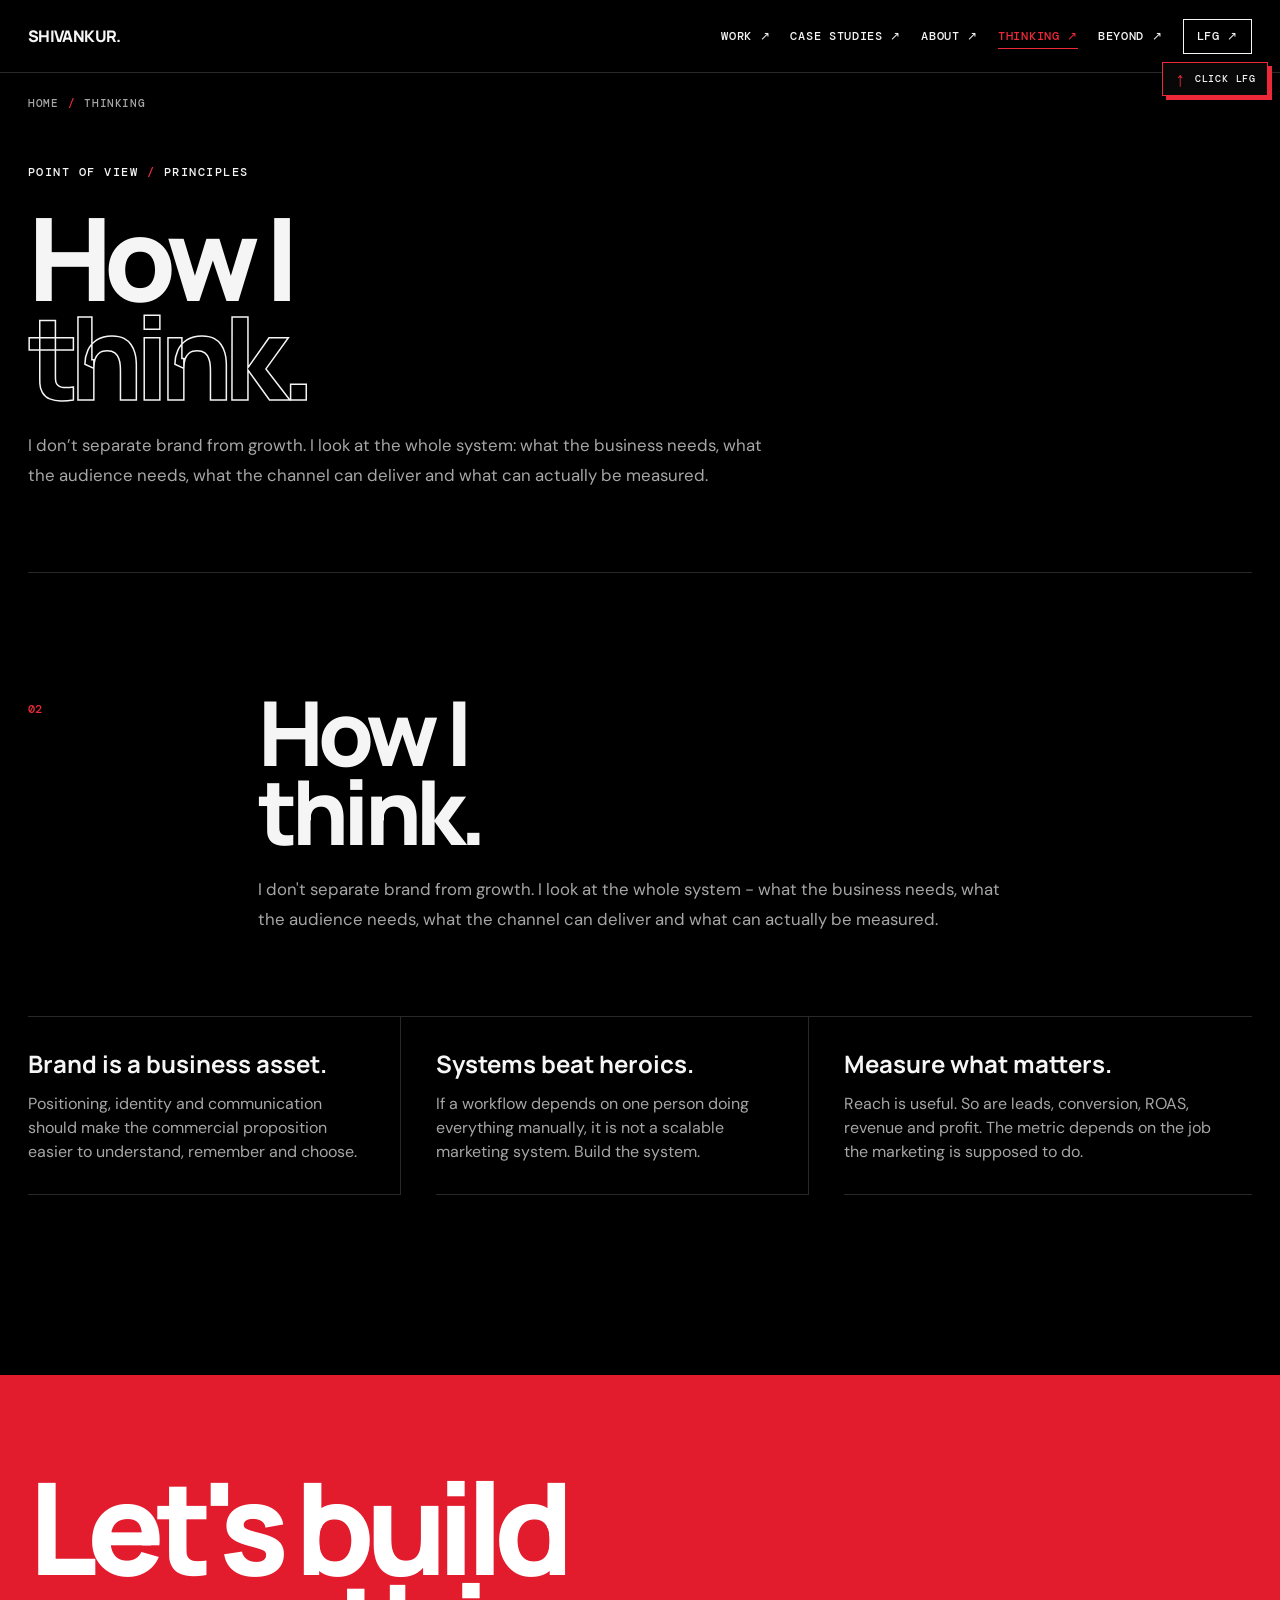
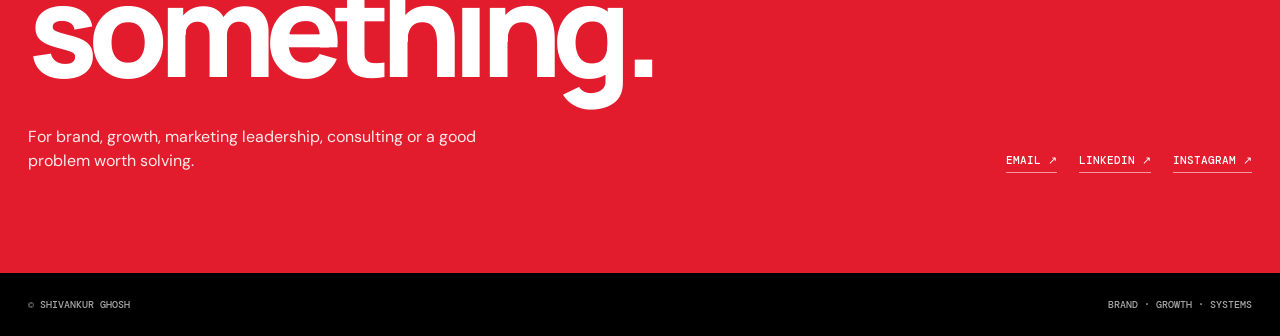
<file: thinking/index.html>
<!doctype html><html lang="en"><head><meta charset="utf-8"><meta name="viewport" content="width=device-width, initial-scale=1"><meta name="description" content="How I approach brand, growth, systems and measurement."><meta name="theme-color" content="#f3f1eb"><link rel="icon" type="image/png" href="/assets/favicon.png"><link rel="apple-touch-icon" href="/assets/favicon.png"><link rel="stylesheet" href="/styles.css"><title>Thinking | Shivankur Ghosh</title></head><body><nav aria-label="Main navigation"><div class="wrap nav"><a class="logo" href="/work" aria-label="Shivankur, home">SHIVANKUR<span>.</span></a><button class="menu-toggle" id="menuToggle" type="button" aria-expanded="false" aria-controls="siteLinks"><span id="menuToggleLabel">MENU</span><span aria-hidden="true">☰</span></button><div class="links" id="siteLinks"><a href="/work" data-route="work">Work <span aria-hidden="true">↗</span></a><a href="/case-studies" data-route="case-studies">Case studies <span aria-hidden="true">↗</span></a><a href="/about" data-route="about">About <span aria-hidden="true">↗</span></a><a href="/thinking" data-route="thinking">Thinking <span aria-hidden="true">↗</span></a><a href="/beyond" data-route="beyond">Beyond <span aria-hidden="true">↗</span></a><button class="print" id="lfgButton" type="button">LFG ↗</button></div></div></nav><div class="wrap breadcrumbs"><a href="/work">Home</a><span class="sep">/</span><span aria-current="page">Thinking</span></div><main class="page-main"><section class="wrap page-intro"><div class="kicker">Point of view <span>/</span> Principles</div><h1>How I<br><span class="outline">think.</span></h1><p>I don’t separate brand from growth. I look at the whole system: what the business needs, what the audience needs, what the channel can deliver and what can actually be measured.</p></section>
<section id="thinking" class="wrap">
  <div class="section-top"><div class="num">2</div><div><h2 class="section-title">How I<br>think.</h2><p class="lead">I don't separate brand from growth. I look at the whole system - what the business needs, what the audience needs, what the channel can deliver and what can actually be measured.</p></div></div>
  <div class="principles">
    <div class="principle"><h3>Brand is a business asset.</h3><p>Positioning, identity and communication should make the commercial proposition easier to understand, remember and choose.</p></div>
    <div class="principle"><h3>Systems beat heroics.</h3><p>If a workflow depends on one person doing everything manually, it is not a scalable marketing system. Build the system.</p></div>
    <div class="principle"><h3>Measure what matters.</h3><p>Reach is useful. So are leads, conversion, ROAS, revenue and profit. The metric depends on the job the marketing is supposed to do.</p></div>
  </div>
</section><section id="contact" class="contact"><div class="wrap"><h2>Let's build<br>something.</h2><div class="contact-row"><p>For brand, growth, marketing leadership, consulting or a good problem worth solving.</p><div class="contact-links"><a href="mailto:hello@shivankurghosh.com">Email ↗</a><a href="https://www.linkedin.com/in/shivankurghosh/" target="_blank" rel="noopener">LinkedIn ↗</a><a href="https://instagram.com/lifeofshivankur" target="_blank" rel="noopener">Instagram ↗</a></div></div></div></section>
<footer class="wrap"><span>© Shivankur Ghosh</span><span>Brand · Growth · Systems</span></footer></main><div class="print-chooser" id="printChooser" hidden role="dialog" aria-modal="true" aria-labelledby="printChooserTitle"><div class="print-chooser-card"><button class="chooser-close" id="closePrintChooser" type="button" aria-label="Close">×</button><p class="kicker">LFG / YOUR CALL</p><h2 id="printChooserTitle">Take the CV.</h2><p>Download a ready-to-share PDF or the editable Word version. Or print this page as it appears on screen.</p><a class="chooser-option" href="/Shivankur_Ghosh_CV_Updated.pdf" download><span><strong>Download CV · PDF</strong><small>Best for sharing with recruiters and opening on mobile.</small></span><b>↓</b></a><a class="chooser-option" href="/Shivankur_Ghosh_CV_Updated.docx" download><span><strong>Download CV · Word</strong><small>Editable document for tailoring applications.</small></span><b>↓</b></a><button class="chooser-option chooser-print" id="printWebsite" type="button"><span><strong>Print this page</strong><small>Open your browser’s print dialog.</small></span><b>↗</b></button></div></div><div class="print-celebration" id="printCelebration" hidden aria-live="polite"><div class="gang-card"><span>JOB DONE.</span><strong>GANG<br>GANG!</strong><i>✳ ✦ ✳</i><button id="dismissCelebration" type="button">BACK TO IT ↗</button></div></div><script>(()=>{const toggle=document.getElementById('menuToggle'),links=document.getElementById('siteLinks'),label=document.getElementById('menuToggleLabel');function closeMenu(){links.classList.remove('menu-open');toggle.setAttribute('aria-expanded','false');label.textContent='MENU'}toggle.addEventListener('click',()=>{const open=toggle.getAttribute('aria-expanded')!=='true';toggle.setAttribute('aria-expanded',String(open));links.classList.toggle('menu-open',open);label.textContent=open?'CLOSE':'MENU'});links.querySelectorAll('a').forEach(a=>a.addEventListener('click',closeMenu));window.addEventListener('resize',()=>{if(innerWidth>850)closeMenu()});document.addEventListener('keydown',e=>{if(e.key==='Escape'){closeMenu();if(!chooser.hidden)closeChooser();if(!celebration.hidden)celebration.hidden=true}});const chooser=document.getElementById('printChooser'),lfg=document.getElementById('lfgButton'),close=document.getElementById('closePrintChooser'),print=document.getElementById('printWebsite'),celebration=document.getElementById('printCelebration'),dismiss=document.getElementById('dismissCelebration');let printing=false;function closeChooser(){chooser.hidden=true;lfg.focus()}function showGang(){celebration.hidden=false}lfg.addEventListener('click',()=>{chooser.hidden=false;close.focus()});close.addEventListener('click',closeChooser);chooser.addEventListener('click',e=>{if(e.target===chooser)closeChooser()});document.querySelectorAll('a[download]').forEach(a=>a.addEventListener('click',()=>setTimeout(showGang,450)));print.addEventListener('click',()=>{printing=true;chooser.hidden=true;window.print()});window.addEventListener('afterprint',()=>{if(printing){printing=false;showGang()}});dismiss.addEventListener('click',()=>celebration.hidden=true);const replay=document.getElementById('replayIntro'),video=document.getElementById('introVideo');if(replay&&video)replay.addEventListener('click',()=>{video.currentTime=0;video.muted=false;video.play().catch(()=>{})});const path=location.pathname.split('/').filter(Boolean)[0]||'work';document.querySelectorAll('[data-route]').forEach(a=>{if(a.dataset.route===path)a.setAttribute('aria-current','page')});})();</script><script src="/lfg-pointer.js" defer></script></body></html>
</file>
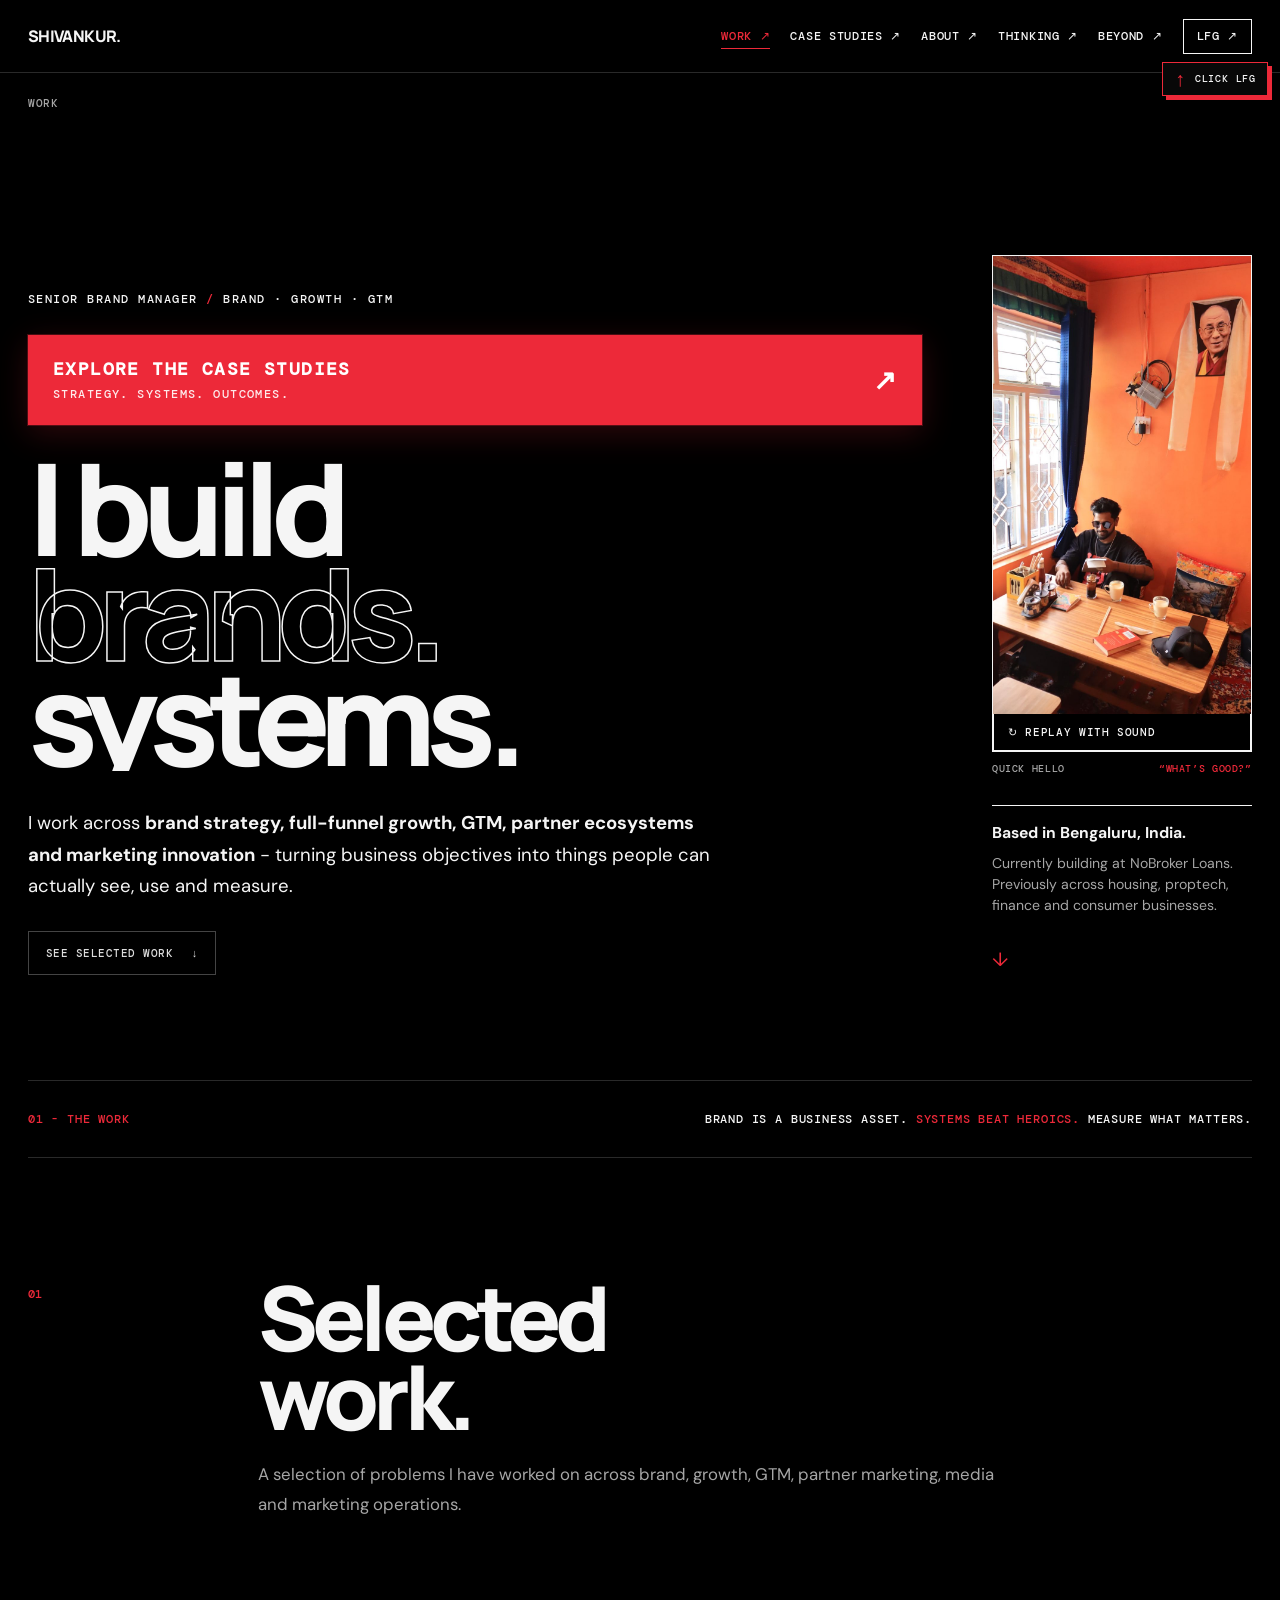
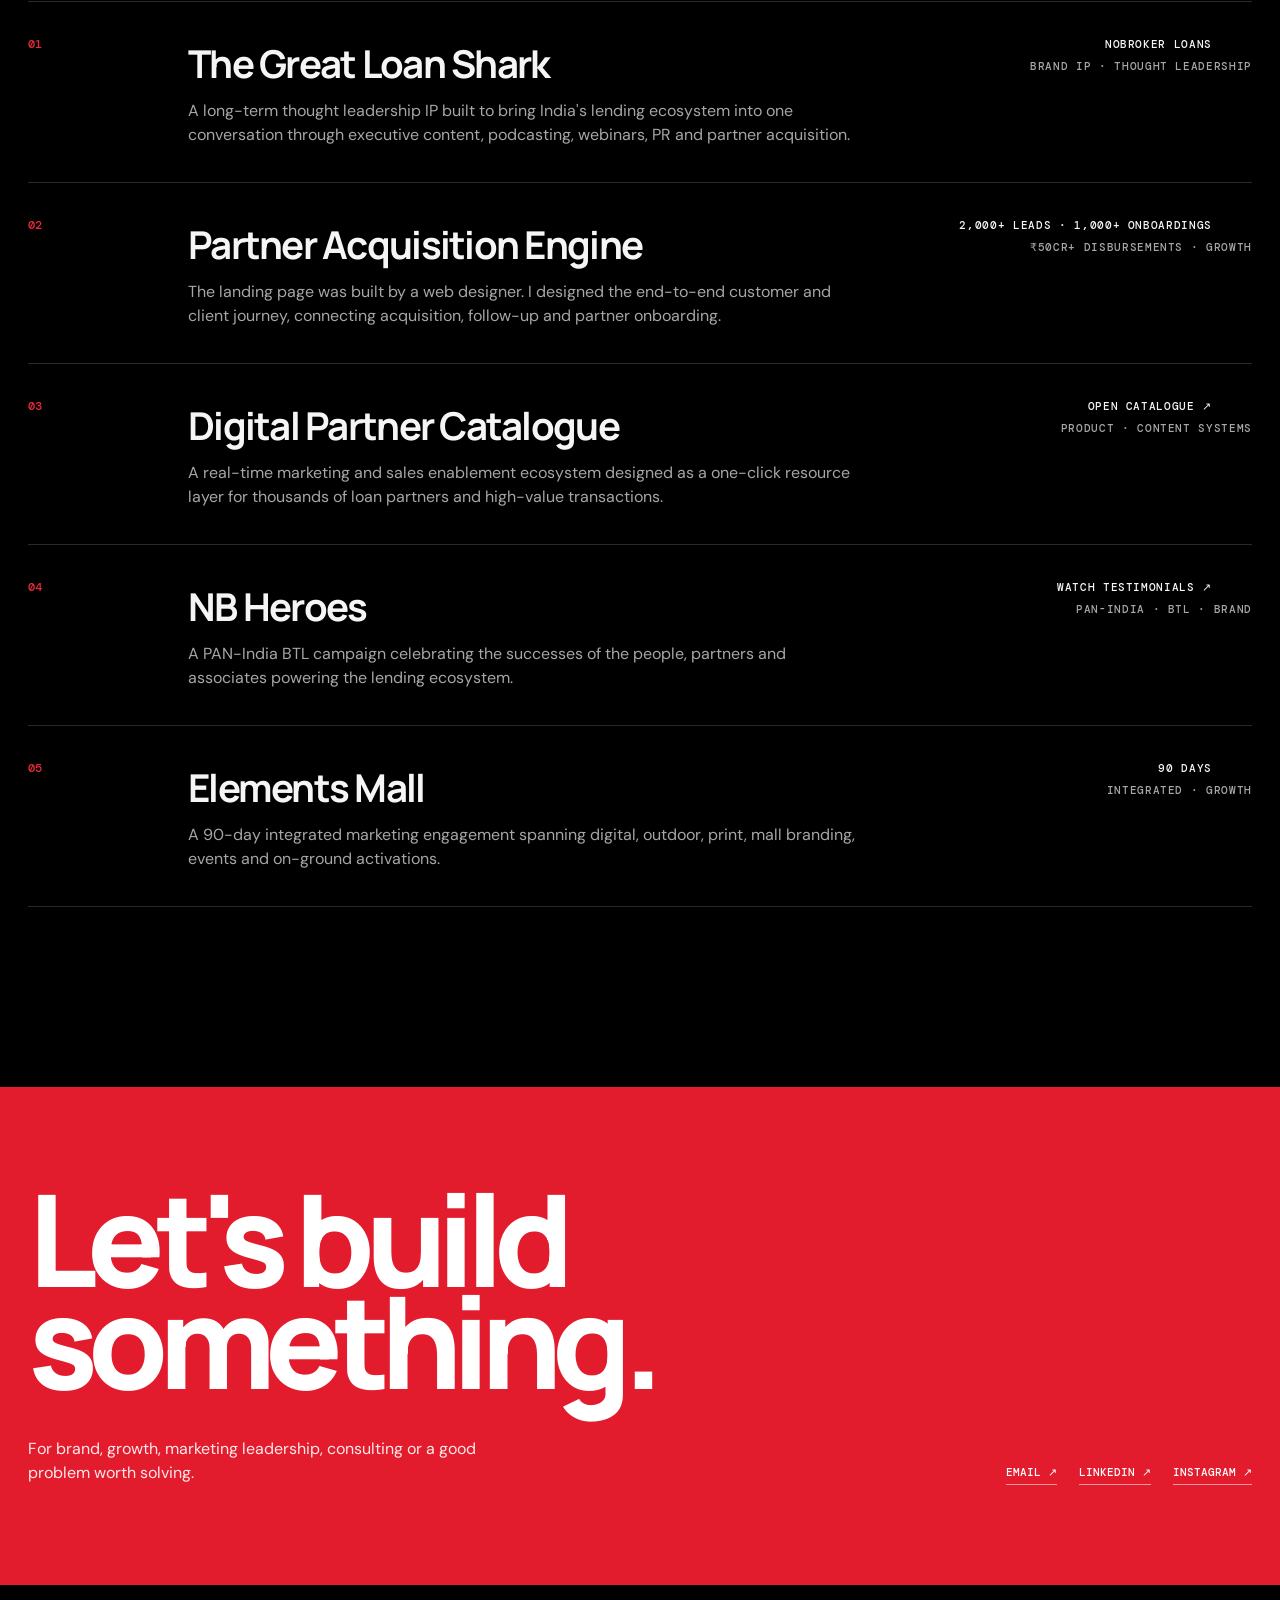
<file: work/index.html>
<!doctype html><html lang="en"><head><meta charset="utf-8"><meta name="viewport" content="width=device-width, initial-scale=1"><meta name="description" content="A look at the work, systems and campaigns I build across brand, growth, GTM and partner ecosystems."><meta name="theme-color" content="#f3f1eb"><link rel="icon" type="image/png" href="/assets/favicon.png"><link rel="apple-touch-icon" href="/assets/favicon.png"><link rel="stylesheet" href="/styles.css"><title>Work | Shivankur Ghosh</title></head><body><nav aria-label="Main navigation"><div class="wrap nav"><a class="logo" href="/work" aria-label="Shivankur, home">SHIVANKUR<span>.</span></a><button class="menu-toggle" id="menuToggle" type="button" aria-expanded="false" aria-controls="siteLinks"><span id="menuToggleLabel">MENU</span><span aria-hidden="true">☰</span></button><div class="links" id="siteLinks"><a href="/work" data-route="work">Work <span aria-hidden="true">↗</span></a><a href="/case-studies" data-route="case-studies">Case studies <span aria-hidden="true">↗</span></a><a href="/about" data-route="about">About <span aria-hidden="true">↗</span></a><a href="/thinking" data-route="thinking">Thinking <span aria-hidden="true">↗</span></a><a href="/beyond" data-route="beyond">Beyond <span aria-hidden="true">↗</span></a><button class="print" id="lfgButton" type="button">LFG ↗</button></div></div></nav><div class="wrap breadcrumbs"><span aria-current="page">Work</span></div><main class="page-main"><section class="wrap hero" id="hero-tour">
  <div>
    <div class="kicker">Senior Brand Manager <span>/</span> Brand · Growth · GTM</div>
    <div class="hero-ctas hero-ctas-top" style="margin-top:0;margin-bottom:30px;display:flex;flex-direction:column;align-items:stretch;gap:10px"><a class="hero-case-cta" href="/case-studies" aria-label="Explore all 16 case studies" style="width:100%;box-sizing:border-box;justify-content:space-between;padding:22px 24px;font-size:clamp(.9rem,1.4vw,1.1rem);font-weight:700;letter-spacing:.08em;box-shadow:0 0 0 1px rgba(237,41,57,.28),0 8px 32px rgba(237,41,57,.2)"><span>EXPLORE THE CASE STUDIES <span style="display:block;font-size:.68em;font-weight:500;letter-spacing:.12em;margin-top:6px;opacity:.9">STRATEGY. SYSTEMS. OUTCOMES.</span></span><span aria-hidden="true" style="font-size:1.6em">↗</span></a></div>
    <h1>I build<br><span class="outline">brands.</span><br>systems.</h1>
    <p class="hero-intro">I work across <strong>brand strategy, full-funnel growth, GTM, partner ecosystems and marketing innovation</strong> - turning business objectives into things people can actually see, use and measure.</p><div class="hero-ctas"><a class="hero-secondary-cta" href="#work">See selected work <span aria-hidden="true">↓</span></a></div>
  </div>
  <div class="hero-media">
    <div class="hero-video-frame">
      <video id="introVideo" class="hero-video" playsinline preload="metadata" poster="/assets/shivankur-whats-good-poster.jpg" aria-label="Shivankur says, What's good?">
        <source src="/assets/shivankur-whats-good.mp4" type="video/mp4" />
        Your browser does not support the video element.
      </video>
      <button class="video-replay" id="replayIntro" type="button" aria-label="Replay the introduction video with sound">
        ↻ Replay with sound
      </button>
    </div>
    <div class="hero-video-label"><span>Quick hello</span><strong>“What’s good?”</strong></div>
    <aside class="hero-side"><strong>Based in Bengaluru, India.</strong>Currently building at NoBroker Loans. Previously across housing, proptech, finance and consumer businesses.<br><span class="arrow">↓</span></aside>
  </div>
</section>
<div class="wrap statement"><b>01 - The work</b><span>Brand is a business asset. <b>Systems beat heroics.</b> Measure what matters.</span></div>
<section id="work" class="wrap">
  <div class="section-top"><div class="num">1</div><div><h2 class="section-title">Selected<br>work.</h2><p class="lead">A selection of problems I have worked on across brand, growth, GTM, partner marketing, media and marketing operations.</p></div></div>
  <div class="work">
    <a class="work-item" href="/case-studies?case=the-great-loan-shark" data-target-case="2" aria-label="Open Case Study 2: The Great Loan Shark"><div class="work-no">01</div><div><h3>The Great Loan Shark</h3><p>A long-term thought leadership IP built to bring India's lending ecosystem into one conversation through executive content, podcasting, webinars, PR and partner acquisition.</p></div><div class="work-meta"><span>NoBroker Loans</span>Brand IP · Thought Leadership</div></a>
    <a class="work-item" href="/case-studies?case=partner-acquisition-engine" data-target-case="5" aria-label="Open Case Study 5: Partner Acquisition Engine"><div class="work-no">02</div><div><h3>Partner Acquisition Engine</h3><p>The landing page was built by a web designer. I designed the end-to-end customer and client journey, connecting acquisition, follow-up and partner onboarding.</p></div><div class="work-meta"><span>2,000+ leads · 1,000+ onboardings</span>₹50Cr+ disbursements · Growth</div></a>
    <a class="work-item" href="/case-studies?case=digitised-payout-catalog" data-target-case="6" aria-label="Open Case Study 6: Digital Partner Catalogue"><div class="work-no">03</div><div><h3>Digital Partner Catalogue</h3><p>A real-time marketing and sales enablement ecosystem designed as a one-click resource layer for thousands of loan partners and high-value transactions.</p></div><div class="work-meta"><span>Open catalogue ↗</span>Product · Content Systems</div></a>
    <a class="work-item" href="https://youtube.com/playlist?list=PLmduRIIESQ5xilBxtNrGeoZM2ONSUV3eZ&si=g-9P7IgWfiAGXahl" target="_blank" rel="noopener"><div class="work-no">04</div><div><h3>NB Heroes</h3><p>A PAN-India BTL campaign celebrating the successes of the people, partners and associates powering the lending ecosystem.</p></div><div class="work-meta"><span>Watch testimonials ↗</span>PAN-India · BTL · Brand</div></a>
    <a class="work-item" href="/case-studies?case=elements-mall-integrated-marketing" data-target-case="3" aria-label="Open Case Study 3: Elements Mall"><div class="work-no">05</div><div><h3>Elements Mall</h3><p>A 90-day integrated marketing engagement spanning digital, outdoor, print, mall branding, events and on-ground activations.</p></div><div class="work-meta"><span>90 days</span>Integrated · Growth</div></a>
  </div>
</section><section id="contact" class="contact"><div class="wrap"><h2>Let's build<br>something.</h2><div class="contact-row"><p>For brand, growth, marketing leadership, consulting or a good problem worth solving.</p><div class="contact-links"><a href="mailto:hello@shivankurghosh.com">Email ↗</a><a href="https://www.linkedin.com/in/shivankurghosh/" target="_blank" rel="noopener">LinkedIn ↗</a><a href="https://instagram.com/lifeofshivankur" target="_blank" rel="noopener">Instagram ↗</a></div></div></div></section>
<footer class="wrap"><span>© Shivankur Ghosh</span><span>Brand · Growth · Systems</span></footer></main><div class="print-chooser" id="printChooser" hidden role="dialog" aria-modal="true" aria-labelledby="printChooserTitle"><div class="print-chooser-card"><button class="chooser-close" id="closePrintChooser" type="button" aria-label="Close">×</button><p class="kicker">LFG / YOUR CALL</p><h2 id="printChooserTitle">Take the CV.</h2><p>Download a ready-to-share PDF or the editable Word version. Or print this page as it appears on screen.</p><a class="chooser-option" href="/Shivankur_Ghosh_CV_Updated.pdf" download><span><strong>Download CV · PDF</strong><small>Best for sharing with recruiters and opening on mobile.</small></span><b>↓</b></a><a class="chooser-option" href="/Shivankur_Ghosh_CV_Updated.docx" download><span><strong>Download CV · Word</strong><small>Editable document for tailoring applications.</small></span><b>↓</b></a><button class="chooser-option chooser-print" id="printWebsite" type="button"><span><strong>Print this page</strong><small>Open your browser’s print dialog.</small></span><b>↗</b></button></div></div><div class="print-celebration" id="printCelebration" hidden aria-live="polite"><div class="gang-card"><span>JOB DONE.</span><strong>GANG<br>GANG!</strong><i>✳ ✦ ✳</i><button id="dismissCelebration" type="button">BACK TO IT ↗</button></div></div><script>(()=>{// Subtle motion system: reveal content as it enters view, with reduced-motion support
if(!window.matchMedia('(prefers-reduced-motion: reduce)').matches){document.body.classList.add('motion-ready');document.querySelectorAll('main h1,main .section-top,main .work-item,main .case-grid-tile,main .case-viewer-heading,main .recommendation-engine,main .case-contact-strip,main .contact,main footer').forEach((el,i)=>{el.classList.add('motion-reveal');el.style.setProperty('--reveal-delay',Math.min(i%5,4)*65+'ms')});if('IntersectionObserver' in window){const revealObserver=new IntersectionObserver(entries=>entries.forEach(entry=>{if(entry.isIntersecting){entry.target.classList.add('is-in-view');revealObserver.unobserve(entry.target)}}),{threshold:.12,rootMargin:'0px 0px -35px 0px'});document.querySelectorAll('.motion-reveal').forEach(el=>revealObserver.observe(el))}else document.querySelectorAll('.motion-reveal').forEach(el=>el.classList.add('is-in-view'))}
const toggle=document.getElementById('menuToggle'),links=document.getElementById('siteLinks'),label=document.getElementById('menuToggleLabel');function closeMenu(){links.classList.remove('menu-open');toggle.setAttribute('aria-expanded','false');label.textContent='MENU'}toggle.addEventListener('click',()=>{const open=toggle.getAttribute('aria-expanded')!=='true';toggle.setAttribute('aria-expanded',String(open));links.classList.toggle('menu-open',open);label.textContent=open?'CLOSE':'MENU'});links.querySelectorAll('a').forEach(a=>a.addEventListener('click',closeMenu));window.addEventListener('resize',()=>{if(innerWidth>850)closeMenu()});document.addEventListener('keydown',e=>{if(e.key==='Escape'){closeMenu();if(!chooser.hidden)closeChooser();if(!celebration.hidden)celebration.hidden=true}});const chooser=document.getElementById('printChooser'),lfg=document.getElementById('lfgButton'),close=document.getElementById('closePrintChooser'),print=document.getElementById('printWebsite'),celebration=document.getElementById('printCelebration'),dismiss=document.getElementById('dismissCelebration');let printing=false;function closeChooser(){chooser.hidden=true;lfg.focus()}function showGang(){celebration.hidden=false}lfg.addEventListener('click',()=>{chooser.hidden=false;close.focus()});close.addEventListener('click',closeChooser);chooser.addEventListener('click',e=>{if(e.target===chooser)closeChooser()});document.querySelectorAll('a[download]').forEach(a=>a.addEventListener('click',()=>setTimeout(showGang,450)));print.addEventListener('click',()=>{printing=true;chooser.hidden=true;window.print()});window.addEventListener('afterprint',()=>{if(printing){printing=false;showGang()}});dismiss.addEventListener('click',()=>celebration.hidden=true);const replay=document.getElementById('replayIntro'),video=document.getElementById('introVideo');if(replay&&video)replay.addEventListener('click',()=>{video.currentTime=0;video.muted=false;video.play().catch(()=>{})});const path=location.pathname.split('/').filter(Boolean)[0]||'work';document.querySelectorAll('[data-route]').forEach(a=>{if(a.dataset.route===path)a.setAttribute('aria-current','page')});})();</script><script src="/lfg-pointer.js" defer></script></body></html>
</file>
<file: styles.css>
@import url('https://fonts.googleapis.com/css2?family=DM+Mono:wght@400;500&family=DM+Sans:wght@400;500;700&family=Manrope:wght@400;600;700;800&display=swap');
:root{
  --paper:#f3f1eb; --ink:#111; --muted:#686762; --line:#cfcac0;
  --red:#d71920; --dark:#171717; --max:1320px;
  --sans:'DM Sans',Arial,sans-serif; --display:'Manrope',Arial,sans-serif; --mono:'DM Mono',monospace;
}*{box-sizing:border-box}html{scroll-behavior:smooth}body{margin:0;background:var(--paper);color:var(--ink);font-family:var(--sans);line-height:1.5}a{color:inherit;text-decoration:none}button{font:inherit}::selection{background:var(--red);color:#fff}.wrap{width:min(calc(100% - 56px),var(--max));margin:auto}nav{position:fixed;top:0;left:0;right:0;z-index:20;background:rgba(243,241,235,.9);backdrop-filter:blur(14px);border-bottom:1px solid var(--line)}.nav{height:72px;display:flex;align-items:center;justify-content:space-between}.logo{font:800 1rem var(--display);letter-spacing:-.04em}.logo b{color:var(--red)}.links{display:flex;gap:25px;align-items:center;font:500 .72rem var(--mono);text-transform:uppercase;letter-spacing:.06em}.links a:hover{color:var(--red)}.print{border:1px solid var(--ink);background:transparent;padding:9px 13px;cursor:pointer}.print:hover{background:var(--ink);color:#fff}.hero{padding:145px 0 105px;min-height:94vh;display:grid;grid-template-columns:1.55fr .45fr;gap:70px;align-items:end;border-bottom:1px solid var(--line)}.kicker{font:500 .72rem var(--mono);text-transform:uppercase;letter-spacing:.13em;margin-bottom:28px}.kicker span{color:var(--red)}h1{font:800 clamp(4.2rem,10vw,10rem) var(--display);line-height:.82;letter-spacing:-.075em;margin:0;max-width:1050px}h1 .outline{-webkit-text-stroke:1.5px var(--ink);color:transparent}.hero-intro{max-width:700px;margin:38px 0 0;font-size:1.16rem;line-height:1.7}.hero-intro strong{font-weight:700}.hero-side{border-top:1px solid var(--ink);padding-top:15px;font-size:.88rem;color:var(--muted)}.hero-side strong{display:block;color:var(--ink);font-size:.98rem;margin-bottom:8px}.arrow{font-size:1.2rem;color:var(--red);display:inline-block;margin-top:30px}.hero-media{max-width:290px;margin-left:auto;width:100%}.hero-video-frame{position:relative;background:#111;border:1px solid var(--ink);overflow:hidden}.hero-video{display:block;width:100%;aspect-ratio:9/16;object-fit:cover;background:#111}.video-replay{display:block;width:100%;border:1px solid var(--ink);border-top:0;background:var(--paper);color:var(--ink);padding:11px 14px;text-align:left;font:500 .68rem var(--mono);text-transform:uppercase;letter-spacing:.06em;cursor:pointer;transition:background .2s,color .2s}.video-replay:hover{background:var(--ink);color:var(--paper)}.video-replay:focus-visible{outline:2px solid var(--red);outline-offset:3px}.hero-video-label{display:flex;justify-content:space-between;gap:12px;padding:10px 0;font:500 .65rem var(--mono);text-transform:uppercase;letter-spacing:.06em;color:var(--muted)}.hero-video-label strong{color:var(--red);font-weight:500}.hero-side{margin-top:20px}.statement{padding:30px 0;border-bottom:1px solid var(--line);display:flex;justify-content:space-between;gap:30px;font:500 .73rem var(--mono);text-transform:uppercase;letter-spacing:.07em}.statement b{font-weight:500;color:var(--red)}section{padding:120px 0}.section-top{display:grid;grid-template-columns:180px 1fr;gap:50px;margin-bottom:65px}.num{font:500 .72rem var(--mono);color:var(--red);padding-top:9px}.num:before{content:'0';}.section-title{font:800 clamp(3rem,7vw,7rem) var(--display);line-height:.88;letter-spacing:-.065em;margin:0}.lead{max-width:760px;font-size:1.05rem;color:var(--muted);margin-top:25px;line-height:1.75}.work{border-top:1px solid var(--ink)}.work-item{display:grid;grid-template-columns:120px 1fr 300px;gap:40px;padding:35px 0;border-bottom:1px solid var(--line);align-items:start;transition:.25s}.work-item:hover{padding-left:10px}.work-no{font:500 .72rem var(--mono);color:var(--red)}.work h3{font:700 clamp(1.8rem,3vw,3.2rem) var(--display);letter-spacing:-.045em;margin:0 0 9px}.work p{margin:0;color:var(--muted);max-width:680px}.work-meta{font:500 .68rem var(--mono);text-transform:uppercase;letter-spacing:.06em;color:var(--muted);text-align:right}.work-meta span{display:block;color:var(--ink);margin-bottom:8px}.case{background:var(--dark);color:#f4f2ed;padding:70px}.case-grid{display:grid;grid-template-columns:1fr 1fr;gap:70px}.case .eyebrow{font:500 .7rem var(--mono);color:#e55;text-transform:uppercase;letter-spacing:.12em}.case h3{font:800 clamp(2.7rem,5vw,5.5rem) var(--display);line-height:.88;letter-spacing:-.06em;margin:20px 0}.case p{color:#b5b2aa;max-width:620px}.case-stats{display:grid;grid-template-columns:repeat(2,1fr);border-top:1px solid #444;margin-top:45px}.stat{padding:22px 15px 0 0;border-bottom:1px solid #444;min-height:130px}.stat strong{display:block;font:800 2.5rem var(--display);letter-spacing:-.05em}.stat small{color:#999;font:500 .66rem var(--mono);text-transform:uppercase}.case-list{border-top:1px solid #444}.case-list div{padding:18px 0;border-bottom:1px solid #444;font-size:.9rem}.case-list b{color:#fff}.experiments{display:grid;grid-template-columns:repeat(3,1fr);gap:0;border-top:1px solid var(--ink);border-left:1px solid var(--line)}.experiment{min-height:290px;padding:28px;border-right:1px solid var(--line);border-bottom:1px solid var(--line);display:flex;flex-direction:column;justify-content:space-between}.experiment .tag{font:500 .65rem var(--mono);text-transform:uppercase;color:var(--red)}.experiment h3{font:700 2rem var(--display);letter-spacing:-.04em;margin:20px 0 10px}.experiment p{color:var(--muted);font-size:.92rem;margin:0}.experiment .go{font:500 .7rem var(--mono);text-transform:uppercase;margin-top:25px}.experiment:hover{background:#e9e6de}.principles{display:grid;grid-template-columns:repeat(3,1fr);gap:0;border-top:1px solid var(--ink)}.principle{padding:30px 30px 30px 0;border-bottom:1px solid var(--line)}.principle:not(:last-child){border-right:1px solid var(--line);padding-right:35px;margin-right:35px}.principle h3{font:700 1.5rem var(--display);margin:0 0 12px}.principle p{color:var(--muted);margin:0}.about{display:grid;grid-template-columns:1fr 1fr;gap:80px}.about h2{font:800 clamp(3.2rem,6vw,6rem) var(--display);line-height:.88;letter-spacing:-.06em;margin:0}.about-copy p{font-size:1.02rem;color:var(--muted);margin:0 0 20px}.facts{margin-top:40px;border-top:1px solid var(--line)}.fact{display:flex;justify-content:space-between;gap:20px;padding:14px 0;border-bottom:1px solid var(--line);font-size:.85rem}.fact span:first-child{color:var(--muted)}.contact{background:var(--red);color:#fff;padding:100px 0}.contact h2{font:800 clamp(4rem,10vw,10rem) var(--display);line-height:.8;letter-spacing:-.075em;margin:0 0 45px}.contact-row{display:flex;justify-content:space-between;align-items:end;gap:30px}.contact-row p{max-width:480px;margin:0;color:#ffe9e9}.contact-links{display:flex;gap:22px;font:500 .7rem var(--mono);text-transform:uppercase}.contact-links a{border-bottom:1px solid rgba(255,255,255,.55);padding-bottom:5px}.contact-links a:hover{border-color:#fff}footer{padding:25px 0;display:flex;justify-content:space-between;font:500 .65rem var(--mono);text-transform:uppercase;color:var(--muted)}.case-cta{display:inline-flex;margin-top:28px;padding:12px 15px;border:1px solid #777;color:#fff;font:500 .7rem var(--mono);text-transform:uppercase;letter-spacing:.04em}.case-cta:hover{background:#f4f2ed;color:#111;border-color:#f4f2ed}



@media(max-width:850px){.wrap{width:min(calc(100% - 32px),var(--max))}.links a:not(.keep),.links .print{display:none}.hero{grid-template-columns:1fr;gap:55px;padding-top:125px}.hero-side{max-width:350px}.section-top{grid-template-columns:70px 1fr;gap:15px}.work-item{grid-template-columns:55px 1fr;gap:18px}.work-meta{grid-column:2;text-align:left}.case{padding:40px 25px}.case-grid,.about{grid-template-columns:1fr;gap:50px}.experiments,.principles{grid-template-columns:1fr}.principle:not(:last-child){border-right:0;margin-right:0;padding-right:0}.contact-row{align-items:start;flex-direction:column}.contact-links{flex-wrap:wrap}.statement{display:block}.statement b{display:block;margin-bottom:8px}}/* Mobile navigation: accessible,thumb-friendly dropdown */
.menu-toggle{display:none;border:1px solid var(--ink);background:transparent;color:var(--ink);padding:9px 12px;font:500 .68rem var(--mono);text-transform:uppercase;letter-spacing:.04em;cursor:pointer;white-space:nowrap}.menu-toggle:hover,.menu-toggle[aria-expanded="true"]{background:var(--ink);color:var(--paper)}.cv-menu-link{border-bottom:1px solid var(--line);padding-bottom:3px}
@media(max-width:850px){.nav{height:66px;position:relative}.menu-toggle{display:inline-flex;align-items:center;gap:9px}.links{display:none;position:absolute;top:65px;left:0;right:0;padding:16px;background:var(--paper);border:1px solid var(--line);border-top:0;box-shadow:0 14px 28px rgba(0,0,0,.12);align-items:stretch;gap:0;flex-direction:column;font-size:.75rem;max-height:calc(100vh - 82px);overflow:auto}.links.menu-open{display:flex}.links>a,.links>button{display:flex!important;align-items:center;justify-content:space-between;text-align:left;width:100%;padding:14px 4px;border:0;border-bottom:1px solid var(--line);background:transparent;color:var(--ink);font:500 .72rem var(--mono);text-transform:uppercase;letter-spacing:.06em}.links>a:last-of-type{border-bottom:1px solid var(--line)}.links .print{border:1px solid var(--red);background:var(--red);color:#fff;padding:13px 12px;margin-top:10px}.links .cv-menu-link{color:var(--red)}
}

@media print{nav,.print,.links,.arrow,.video-replay{display:none!important}body{background:#fff;color:#000}.hero{padding-top:40px;min-height:auto}.wrap{width:90%}section{padding:45px 0}.case{color:#000;background:#eee}.case p,.work p,.lead,.experiment p,.about-copy p{color:#333}.case-list{border-color:#aaa}.case-list div,.stat{border-color:#aaa}a{text-decoration:none}}.social-proof-links{display:flex;flex-direction:column;gap:8px;margin-top:8px}.social-proof-links .case-cta{display:inline-flex;align-self:flex-start}.print-chooser[hidden],.print-celebration[hidden]{display:none!important}.print-chooser{position:fixed;inset:0;z-index:1100;background:rgba(17,17,17,.82);display:grid;place-items:start center;padding:clamp(14px,3vh,30px) 16px 20px;overflow:auto}.print-chooser-card{position:relative;width:min(560px,100%);max-height:calc(100vh - 40px);overflow:auto;background:var(--paper);border:1px solid var(--ink);padding:clamp(24px,5vw,42px);box-shadow:12px 12px 0 var(--red)}.print-chooser-card .kicker{margin:0 0 15px}.print-chooser-card h2{font:800 clamp(2.2rem,7vw,4rem)/.9 var(--display);letter-spacing:-.06em;margin:0 0 18px}.print-chooser-card>p:not(.kicker){color:var(--muted);margin:0 0 25px}.chooser-close{position:absolute;right:16px;top:12px;border:0;background:transparent;font-size:2rem;cursor:pointer}.chooser-option{display:flex;width:100%;align-items:center;justify-content:space-between;gap:20px;text-align:left;border:1px solid var(--ink);padding:17px 18px;margin-top:10px;background:transparent;color:var(--ink);cursor:pointer}.chooser-option:hover{background:var(--ink);color:var(--paper)}.chooser-option strong,.chooser-option small{display:block}.chooser-option strong{font:700 1.05rem var(--display)}.chooser-option small{font-size:.8rem;opacity:.75;margin-top:5px;line-height:1.4}.chooser-option>b{font:500 1.3rem var(--mono)}.print-celebration{position:fixed;inset:0;z-index:1200;background:#d71920;display:grid;place-items:start center;padding:clamp(14px,3vh,30px) 16px 20px;overflow:auto}.gang-card{max-width:min(760px,100%);text-align:center;color:#fff;transform:rotate(-3deg);border:4px solid #111;padding:clamp(28px,6vw,65px);background:#f3f1eb;box-shadow:15px 15px 0 #111;animation:gang-pop .45s cubic-bezier(.2,1.6,.4,1) both}.gang-card span{font:500 .8rem var(--mono);letter-spacing:.2em;color:#111}.gang-card strong{display:block;font:900 clamp(4rem,15vw,9rem)/.76 var(--display);letter-spacing:-.09em;color:#d71920;text-shadow:3px 3px 0 #111;margin:25px 0}.gang-card i{font-style:normal;color:#111;font-size:2rem;letter-spacing:.5em}.gang-card button{display:block;margin:28px auto 0;background:#111;color:white;border:0;padding:12px 18px;font:500 .72rem var(--mono);cursor:pointer}@keyframes gang-pop{from{transform:scale(.45) rotate(8deg);opacity:0}to{transform:rotate(-3deg);opacity:1}}
@media print{.print-chooser,.print-celebration{display:none!important}}/* Multi-page portfolio */
.breadcrumbs{padding-top:96px;padding-bottom:0;font:500 .67rem var(--mono);letter-spacing:.06em;text-transform:uppercase;color:var(--muted)}.breadcrumbs a:hover{color:var(--red)}.breadcrumbs .sep{padding:0 9px;color:var(--red)}.page-intro{padding-top:55px;padding-bottom:65px;border-bottom:1px solid var(--line)}.page-intro h1{font-size:clamp(3.6rem,9vw,8rem);line-height:.86}.page-intro p{max-width:740px;color:var(--muted);font-size:1.05rem;line-height:1.75;margin-top:25px}.nav .links{gap:20px}.nav .links a[aria-current="page"]{color:var(--red)}.nav .links .print{font:500 .72rem var(--mono);text-transform:uppercase;letter-spacing:.06em}.page-main{padding-top:0}.case-page-section{padding:55px 0}.case-page-section + .case-page-section{padding-top:30px}.case-page-section .case{scroll-margin-top:100px}.contact{margin-top:60px}.print-chooser[hidden],.print-celebration[hidden]{display:none!important}/* Creator-led Travel protected-style page viewer */
.travel-case-study{padding-top:52px;padding-bottom:40px}.travel-case-head{display:grid;grid-template-columns:minmax(0,1fr) auto;gap:32px;align-items:end;padding:0 0 32px;border-bottom:1px solid var(--line)}.travel-case-head h2{font:800 clamp(2.8rem,6.4vw,6.5rem)/.9 var(--display);letter-spacing:-.065em;margin:0;max-width:1000px}.travel-case-head h2 .outline{-webkit-text-stroke:1.2px var(--ink);color:transparent}.travel-case-summary{max-width:780px;color:var(--muted);font-size:1.02rem;line-height:1.7;margin:24px 0 10px}.travel-disclaimer{font:500 .68rem var(--mono);letter-spacing:.03em;text-transform:uppercase;color:var(--red);margin:0}.travel-contact{display:inline-flex;align-items:center;justify-content:space-between;gap:24px;white-space:nowrap;background:var(--red);color:#fff;padding:15px 18px;font:500 .7rem var(--mono);letter-spacing:.04em;text-transform:uppercase;border:1px solid var(--red)}.travel-contact:hover{background:var(--ink);border-color:var(--ink)}.travel-viewer{margin-top:30px;background:#0c121c;color:#f5f4f0;padding:clamp(12px,2.4vw,28px);border:1px solid #222c39;user-select:none;-webkit-user-select:none}.travel-viewer-top,.travel-viewer-controls{display:flex;align-items:center;justify-content:space-between;gap:14px;font:500 .68rem var(--mono);letter-spacing:.06em;text-transform:uppercase}.travel-viewer-top{color:#a9b0bd;padding:0 0 15px}.travel-page-stage{width:100%;display:grid;place-items:center;background:#080d14;overflow:hidden;min-height:220px}.travel-page-stage img{display:block;width:100%;height:auto;max-height:78vh;object-fit:contain;pointer-events:none;-webkit-user-drag:none}.travel-viewer-controls{padding-top:15px}.travel-viewer-controls button{border:1px solid #657082;background:transparent;color:#fff;padding:12px 15px;font:500 .68rem var(--mono);text-transform:uppercase;cursor:pointer;min-width:125px}.travel-viewer-controls button:hover:not(:disabled){background:#fff;color:#111}.travel-viewer-controls button:disabled{opacity:.3;cursor:default}.travel-page-hint{color:#9aa3b1;text-align:center}.travel-viewer-note{font-size:.76rem;color:#9aa3b1;margin:14px 0 0;text-align:center}.travel-discuss{display:grid;grid-template-columns:1fr 1fr;gap:35px;padding:50px 0 20px;border-bottom:1px solid var(--line)}.travel-discuss h3{font:800 clamp(2.4rem,5vw,5rem)/.9 var(--display);letter-spacing:-.06em;margin:0}.travel-discuss p{color:var(--muted);max-width:500px;margin:0 0 22px}.travel-contact-dark{background:var(--ink);border-color:var(--ink)}
@media(max-width:850px){.travel-case-head{grid-template-columns:1fr;gap:22px}.travel-case-head h2{font-size:clamp(2.7rem,12vw,5rem)}.travel-contact{justify-self:start}.travel-viewer{margin-top:22px;padding:10px}.travel-viewer-top{font-size:.58rem}.travel-page-stage{min-height:150px}.travel-page-stage img{max-height:68vh}.travel-viewer-controls button{min-width:0;padding:11px 10px}.travel-page-hint{font-size:.56rem}.travel-discuss{grid-template-columns:1fr;gap:20px;padding-top:35px}}
@media print{.travel-viewer,.travel-case-head,.travel-discuss{display:none!important}}/* Partner acquisition case study */
.partner-case{border-top:1px solid var(--line);padding-top:65px!important;padding-bottom:70px!important}.partner-case .lead{max-width:780px}.partner-metrics{display:grid;grid-template-columns:repeat(3,minmax(0,1fr));gap:16px;margin:34px 0 20px}.partner-metrics>div{border:1px solid var(--line);padding:24px;display:flex;flex-direction:column;gap:10px;min-height:130px}.partner-metrics strong{font-size:clamp(2rem,4vw,3.5rem);letter-spacing:-.06em;line-height:1}.partner-metrics span,.partner-attribution{color:var(--muted);line-height:1.6}.partner-actions{display:flex;flex-wrap:wrap;gap:12px;margin-top:22px}.partner-actions .case-cta{display:inline-flex;align-items:center;gap:10px}.work-item .work-meta span{max-width:260px}@media(max-width:650px){.partner-metrics{grid-template-columns:1fr;gap:10px}.partner-metrics>div{min-height:auto;padding:18px}.partner-actions{flex-direction:column;align-items:flex-start}}/* BLACK EDITION + MOTION SYSTEM (October 2026) */
:root{
  --paper:#000000;
  --ink:#f5f5f5;
  --muted:#a6a6a6;
  --line:#292929;
  --dark:#050505;
  --red:#e21b2d;
}html{background:#000;scroll-padding-top:88px}body{background:#000;color:#f5f5f5}nav{background:rgba(0,0,0,.88);border-bottom-color:#292929}.print,.menu-toggle{border-color:#777;color:#f5f5f5}.print:hover,.menu-toggle:hover,.menu-toggle[aria-expanded="true"]{background:#f5f5f5;color:#000}.hero,.work{border-color:#292929}.hero h1 .outline,.travel-case-head h2 .outline{ -webkit-text-stroke-color:#f5f5f5 }.hero-side strong,.work-meta span{color:#f5f5f5}.work-item{border-bottom-color:#292929}.work-item:hover{background:linear-gradient(90deg,rgba(226,27,45,.08),transparent 75%)}.case{background:#090909;color:#f5f5f5;border:1px solid #252525}.experiments{border-top-color:#292929;border-left-color:#292929}.experiment{border-color:#292929}.experiment:hover{background:#101010}.principles{border-top-color:#292929}.principle,.facts,.fact{border-color:#292929}.contact{background:#e21b2d;color:#fff}.breadcrumbs{color:#a6a6a6}.page-intro,.travel-case-head,.partner-case{border-color:#292929}.travel-viewer{background:#080808;border-color:#282828}.travel-page-stage{background:#000}.travel-contact-dark{background:#f5f5f5;color:#000;border-color:#f5f5f5}.travel-contact-dark:hover{background:#e21b2d;color:#fff;border-color:#e21b2d}.partner-metrics>div{border-color:#292929;background:#080808}.print-chooser-card{background:#080808;color:#f5f5f5;border-color:#333;box-shadow:12px 12px 0 #e21b2d}.print-chooser-card>p:not(.kicker){color:#b5b5b5}.chooser-option{border-color:#777;color:#f5f5f5}.chooser-option:hover{background:#f5f5f5;color:#000}.links{color:#f5f5f5}
@media(max-width:850px){.links{background:#050505;border-color:#292929;box-shadow:0 14px 28px rgba(0,0,0,.55)}.links>a,.links>button{color:#f5f5f5;border-bottom-color:#292929}.links .print{background:#e21b2d;color:#fff;border-color:#e21b2d}
}

/* Motion: page entry, content reveals, tactile hover and navigation feedback */
@keyframes page-enter{from{opacity:0;transform:translateY(16px)}to{opacity:1;transform:translateY(0)}}
@keyframes soft-rise{from{opacity:0;transform:translateY(18px)}to{opacity:1;transform:translateY(0)}}
@keyframes line-grow{from{transform:scaleX(0);transform-origin:left}to{transform:scaleX(1);transform-origin:left}}body{animation:page-enter .55s ease-out both}.hero .kicker,.page-intro .kicker{animation:soft-rise .6s .05s both}.hero h1,.page-intro h1{animation:soft-rise .72s .12s both}.hero-intro,.page-intro>p,.hero-media{animation:soft-rise .72s .22s both}.breadcrumbs{animation:soft-rise .4s ease-out both}.section-top,.work-item,.experiment,.principle,.fact,.partner-metrics>div,.case-grid>*,.travel-discuss>*{animation:soft-rise .65s ease-out both}.work-item:nth-child(2),.experiment:nth-child(2),.principle:nth-child(2),.partner-metrics>div:nth-child(2){animation-delay:.07s}.work-item:nth-child(3),.experiment:nth-child(3),.principle:nth-child(3),.partner-metrics>div:nth-child(3){animation-delay:.14s}.work-item:nth-child(4),.experiment:nth-child(4){animation-delay:.21s}.work-item,.experiment,.principle,.partner-metrics>div,.case-cta,.travel-contact,.print,.menu-toggle,.chooser-option,.contact-links a{transition:transform .25s ease,background-color .25s ease,color .25s ease,border-color .25s ease,box-shadow .25s ease}.work-item:hover,.experiment:hover,.partner-metrics>div:hover{transform:translateY(-3px)}.case-cta:hover,.travel-contact:hover,.print:hover,.chooser-option:hover{transform:translateY(-2px)}.links a{position:relative}.links a:not(.cv-menu-link)::after{content:"";position:absolute;left:0;right:0;bottom:-5px;height:1px;background:var(--red);transform:scaleX(0);transform-origin:left;transition:transform .22s ease}.links a:hover::after,.links a[aria-current="page"]::after{transform:scaleX(1)}.contact-links a:hover{transform:translateY(-2px);color:#fff}.travel-page-stage img{animation:soft-rise .3s ease-out both}.travel-viewer-controls button{transition:background-color .2s ease,color .2s ease,transform .2s ease}.travel-viewer-controls button:hover:not(:disabled){transform:translateY(-2px)}:focus-visible{outline:2px solid var(--red);outline-offset:4px}
@media(prefers-reduced-motion:reduce){*,*::before,*::after{scroll-behavior:auto!important;animation-duration:.01ms!important;animation-iteration-count:1!important;transition-duration:.01ms!important}
}
@media print{body{animation:none!important}}/* Embedded PDF viewer: black portfolio theme,no fullscreen/download UI authored by the site */
.travel-pdf-viewer{background:#080808;border-color:#282828}.travel-pdf-stage{width:100%;height:min(78vh,1050px);min-height:520px;overflow:hidden;background:#000;border:1px solid #242424}.travel-pdf-stage iframe{display:block;width:100%;height:100%;border:0;background:#000}
@media(max-width:850px){.travel-pdf-stage{height:72vh;min-height:420px}}
@media(max-width:480px){.travel-pdf-stage{height:68vh;min-height:360px}}
@media print{.travel-pdf-viewer{display:none!important}}/* Case-study playlist + drag-to-viewer experience */
.case-player-layout{display:grid;grid-template-columns:minmax(230px,300px) minmax(0,1fr);gap:18px;align-items:start;margin-top:30px}.case-playlist{background:#080808;border:1px solid var(--line);padding:18px;min-width:0}.case-playlist-head{display:flex;justify-content:space-between;align-items:center;gap:10px}.playlist-count{font:500 .58rem var(--mono);color:var(--muted);letter-spacing:.05em}.playlist-help{font-size:.78rem;color:var(--muted);line-height:1.5;margin:12px 0 18px}.case-playlist-item{width:100%;display:grid;grid-template-columns:72px minmax(0,1fr) 18px;gap:12px;align-items:center;text-align:left;padding:10px;border:1px solid #292929;background:#0b0b0b;color:var(--ink);cursor:grab;transition:border-color .2s ease,background .2s ease,transform .2s ease;}.case-playlist-item:hover,.case-playlist-item.is-active{border-color:var(--red);background:#141010}.case-playlist-item:active{cursor:grabbing}.case-playlist-item.is-dragging{opacity:.55;transform:scale(.98)}.playlist-thumb{height:76px;background:#101b2b;border-left:3px solid #52d6b8;display:flex;flex-direction:column;justify-content:space-between;padding:8px;color:#f5f5f5;font:500 .55rem var(--mono)}.playlist-thumb b{font-size:.64rem;line-height:1.3}.playlist-item-copy{display:flex;flex-direction:column;gap:6px;min-width:0}.playlist-item-copy strong{font-size:.85rem;line-height:1.2}.playlist-item-copy small,.playlist-status{font-size:.64rem;color:var(--muted);line-height:1.4}.playlist-status{color:#52d6b8;font-family:var(--mono);letter-spacing:.04em}.playlist-play{font-size:.75rem;color:var(--red)}.playlist-coming{display:flex;gap:10px;align-items:center;padding:16px 4px 2px;color:var(--muted)}.playlist-coming>span{font-size:1.2rem}.playlist-coming div{display:flex;flex-direction:column;gap:4px}.playlist-coming strong{font-size:.75rem;color:#ddd}.playlist-coming small{font-size:.65rem;line-height:1.4}.case-player-drop{min-width:0;position:relative;outline:none;border:1px dashed transparent;transition:border-color .2s ease,background .2s ease}.case-player-drop:focus-visible{border-color:var(--red)}.case-player-drop.is-dragover{border-color:var(--red);background:#13090a}.case-player-drop.is-playing .travel-viewer{border-color:var(--red)}.travel-pdf-stage{width:100%;height:min(78vh,850px);min-height:420px;background:#080808;overflow:hidden}.travel-pdf-stage iframe{display:block;width:100%;height:100%;border:0;background:#080808}.drop-hint{font:500 .62rem var(--mono);letter-spacing:.05em;text-transform:uppercase;color:var(--muted);text-align:center;margin:10px 0 0}.drop-hint span{color:var(--red);font-size:1rem;padding-right:7px}.case-recommendation{margin:28px 0 0;padding:20px 22px;border-left:2px solid var(--red);background:#080808;color:var(--muted);line-height:1.65}.case-recommendation strong{color:var(--ink)}
@media(max-width:850px){.case-player-layout{grid-template-columns:1fr;gap:14px}.case-playlist{padding:14px}.travel-pdf-stage{height:68vh;min-height:340px}.case-playlist-item{grid-template-columns:64px minmax(0,1fr) 18px}.playlist-thumb{height:68px}}
@media(prefers-reduced-motion:reduce){.case-playlist-item,.case-player-drop{transition:none!important}}/* Multi-case PDF library */
.case-library{padding-top:40px}.case-library .case-player-layout{margin-top:0}.case-playlist{display:flex;flex-direction:column;gap:10px}.case-playlist .playlist-help{margin:0 0 6px}.case-playlist-item{min-height:98px}.playlist-footnote{font-size:.68rem;line-height:1.55;color:var(--muted);margin:6px 0 0}.travel-thumb{border-left-color:#52d6b8}.tgls-thumb{border-left-color:#e21b2d;background:#171010}.mall-thumb{border-left-color:#d8b25c;background:#19160e}.case-detail{display:grid;grid-template-columns:minmax(0,1fr) minmax(220px,340px);gap:28px;align-items:center;padding:30px 0;border-bottom:1px solid var(--line)}.case-detail h2{font:800 clamp(1.8rem,4vw,3.4rem)/.98 var(--display);letter-spacing:-.045em;margin:10px 0 14px}.case-detail p{color:var(--muted);line-height:1.7;max-width:800px;margin:0}.case-detail-actions{display:flex;flex-wrap:wrap;gap:9px;justify-content:flex-end}.case-detail-actions .case-cta{display:inline-flex;align-items:center;justify-content:center;text-align:center}.case-recommendation{margin-top:24px}.case-library .travel-discuss{margin-top:20px}@media(max-width:850px){.case-detail{grid-template-columns:1fr;gap:18px}.case-detail-actions{justify-content:flex-start}.case-playlist-item{min-height:84px}}/* Case study library: black base,responsive tile grid and recommendation engine */
:root{--paper:#000;--ink:#f5f5f5;--muted:#a6a6a6;--line:#292929;--red:#ed2939;--dark:#090909}body{background:#000;color:#f5f5f5}nav{background:rgba(0,0,0,.88);border-bottom-color:#292929}.hero,.statement,.work,.section-top,.principles,.facts{border-color:#292929}.breadcrumbs{color:#a6a6a6}.links a[aria-current="page"]{color:#ed2939}.print{border-color:#f5f5f5;color:#f5f5f5}.print:hover{background:#f5f5f5;color:#000}.page-intro.case-grid-intro{padding-top:110px;padding-bottom:42px}.case-grid-intro h1{margin-bottom:25px}.case-grid-intro>p{color:#aaa;max-width:690px;font-size:1.05rem}.case-grid-controls{margin-top:38px;max-width:800px}.case-search-label{display:block;font:500 .68rem var(--mono);text-transform:uppercase;letter-spacing:.1em;color:#ed2939;margin-bottom:10px}.case-grid-controls input{width:100%;background:#0a0a0a;border:1px solid #333;color:#f5f5f5;padding:14px 16px;border-radius:4px;font:inherit;outline:none}.case-grid-controls input:focus{border-color:#ed2939;box-shadow:0 0 0 2px #ed293933}.case-filter-row{display:flex;flex-wrap:wrap;gap:8px;margin-top:14px}.case-filter{border:1px solid #333;background:#090909;color:#aaa;border-radius:999px;padding:8px 12px;font:500 .64rem var(--mono);text-transform:uppercase;cursor:pointer;transition:.2s}.case-filter:hover,.case-filter.is-active{border-color:#ed2939;background:#1b080a;color:#fff}.case-results-count{font:500 .65rem var(--mono);color:#888;text-transform:uppercase;margin-top:12px}.case-grid-section{padding-top:20px;padding-bottom:55px}.case-grid-tiles{display:grid;grid-template-columns:repeat(4,minmax(0,1fr));gap:18px;align-items:stretch}.case-grid-tile{display:flex;flex-direction:column;text-align:left;min-width:0;padding:14px;background:#080808;border:1px solid #292929;color:#f5f5f5;cursor:pointer;transition:transform .22s,border-color .22s,background .22s;animation:tile-in .45s both}.case-grid-tile:hover{transform:translateY(-4px);border-color:#ed2939;background:#0d0d0d}.case-grid-tile:focus-visible{outline:2px solid #ed2939;outline-offset:3px}.case-grid-tile.is-selected{border-color:#ed2939;box-shadow:inset 0 0 0 1px #ed2939}.tile-topline{display:flex;justify-content:space-between;gap:8px;color:#888;font:500 .59rem var(--mono);letter-spacing:.06em;margin-bottom:12px}.tile-art{height:155px;display:flex;flex-direction:column;justify-content:space-between;position:relative;overflow:hidden;padding:16px;background:radial-gradient(ellipse at 80% 10%,#381015 0,transparent 50%),linear-gradient(135deg,#171717,#050505);border:1px solid #252525}.tile-art:after{content:'';position:absolute;width:150px;height:150px;border:1px solid #ed293955;border-radius:50%;right:-38px;bottom:-60px;box-shadow:0 0 0 16px #ed293910,0 0 0 34px #ed293908}.tile-art-2,.tile-art-5{background:radial-gradient(ellipse at 10% 100%,#2a1a08 0,transparent 55%),#080808}.tile-art-3,.tile-art-0{background:radial-gradient(ellipse at 80% 0,#1c1c1c 0,transparent 50%),#080808}.tile-art-mark{color:#ed2939;font:500 .7rem var(--mono)}.tile-art-title{font:800 clamp(1.05rem,2vw,1.55rem) var(--display);letter-spacing:-.05em;line-height:.98;max-width:85%;position:relative;z-index:1}.tile-art-category{font:500 .56rem var(--mono);text-transform:uppercase;color:#aaa;position:relative;z-index:1}.tile-copy{display:flex;flex-direction:column;gap:7px;padding:16px 2px 12px;flex:1}.tile-copy strong{font:700 1.2rem var(--display);letter-spacing:-.035em}.tile-copy small{font:500 .62rem var(--mono);text-transform:uppercase;color:#ed2939}.tile-copy>span{font-size:.82rem;color:#aaa;line-height:1.6}.tile-open{border-top:1px solid #292929;padding-top:12px;margin-top:8px;color:#f5f5f5;font:500 .62rem var(--mono);letter-spacing:.06em}.is-selected .tile-open{color:#ff6672}.case-recommendation-grid{padding:20px 0 0;color:#999;font-size:.9rem}.case-recommendation-grid strong{color:#f5f5f5}.case-viewer-section{padding-top:55px;padding-bottom:100px;border-top:1px solid #292929;scroll-margin-top:90px}.case-viewer-heading{display:grid;grid-template-columns:minmax(0,1fr) auto;gap:28px;align-items:end;margin-bottom:24px}.case-viewer-heading h2{font:800 clamp(2.6rem,6vw,5rem) var(--display);line-height:.9;letter-spacing:-.065em;margin:10px 0 16px}.case-viewer-heading p{color:#aaa;max-width:760px;line-height:1.7;margin:0}.case-viewer-heading .kicker{color:#ed2939}.viewer-note{font-size:.78rem;margin-top:8px!important;color:#777!important}.viewer-actions{display:flex;flex-wrap:wrap;gap:8px;justify-content:flex-end}.case-cta{display:inline-flex;align-items:center;justify-content:center;margin-top:0;padding:11px 13px;border:1px solid #444;color:#f5f5f5;background:#080808;font:500 .63rem var(--mono);text-transform:uppercase;letter-spacing:.035em}.case-cta:hover{background:#ed2939;color:#fff;border-color:#ed2939}.case-pdf-frame-wrap{position:relative;border:1px solid #333;background:#080808;min-height:400px}.case-pdf-frame-wrap.is-dragover{outline:2px solid #ed2939;outline-offset:3px}.case-pdf-frame-top{display:flex;justify-content:space-between;gap:12px;padding:12px 15px;border-bottom:1px solid #292929;color:#aaa;font:500 .63rem var(--mono);text-transform:uppercase}.case-pdf-frame-wrap iframe{display:block;width:100%;height:min(82vh,980px);min-height:600px;border:0;background:#111}.case-drop-hint{position:absolute;right:14px;bottom:14px;background:#000c;border:1px solid #444;color:#aaa;padding:8px 10px;font:500 .58rem var(--mono);pointer-events:none}.recommendation-engine{padding-top:54px}.recommendation-heading{display:flex;justify-content:space-between;gap:24px;align-items:end;margin-bottom:18px}.recommendation-heading h3{font:800 clamp(1.8rem,4vw,3rem) var(--display);letter-spacing:-.05em;margin:8px 0 0}.recommendation-heading p{color:#888;max-width:340px;font-size:.82rem}.recommendation-tiles{display:grid;grid-template-columns:repeat(3,minmax(0,1fr));gap:14px}.case-grid-tile.is-recommended .tile-art{height:110px}.case-grid-tile.is-recommended .tile-copy>span{display:none}.case-contact-strip{display:flex;justify-content:space-between;align-items:center;gap:20px;margin-top:55px;padding:28px;border:1px solid #333;background:#080808}.case-contact-strip h3{font:800 clamp(1.6rem,3vw,2.8rem) var(--display);letter-spacing:-.05em;margin:8px 0 0}.case-contact-button{background:#ed2939;color:#fff;padding:13px 16px;font:500 .65rem var(--mono);text-transform:uppercase;white-space:nowrap}.case-contact-button:hover{background:#fff;color:#000}.case-grid-tiles:empty:after{content:'No case studies match this search. Try another keyword or clear the filters.';color:#aaa;padding:30px;border:1px solid #292929;grid-column:1/-1}.case-grid-tile.is-dragging{opacity:.45}@keyframes tile-in{from{opacity:0;transform:translateY(10px)}to{opacity:1;transform:translateY(0)}}@media(max-width:1100px){.case-grid-tiles{grid-template-columns:repeat(3,minmax(0,1fr))}}@media(max-width:900px){.case-grid-tiles{grid-template-columns:repeat(2,minmax(0,1fr))}.case-viewer-heading{grid-template-columns:1fr}.viewer-actions{justify-content:flex-start}.case-pdf-frame-wrap iframe{height:70vh;min-height:500px}}@media(max-width:600px){.page-intro.case-grid-intro{padding-top:90px}.case-grid-tiles,.recommendation-tiles{grid-template-columns:repeat(2,minmax(0,1fr))}.tile-art{height:135px}.case-viewer-heading h2{font-size:2.7rem}.case-pdf-frame-wrap iframe{height:68vh;min-height:420px}.case-drop-hint{position:static;border-width:1px 0 0;text-align:center}.recommendation-heading,.case-contact-strip{align-items:flex-start;flex-direction:column}.case-contact-strip{padding:20px}.case-contact-button{white-space:normal}.case-filter-row{gap:6px}.case-filter{font-size:.57rem;padding:7px 9px}}@media(prefers-reduced-motion:reduce){.case-grid-tile,.case-filter{animation:none;transition:none;scroll-behavior:auto}}/* Uniform case study grid: equal-height cards with consistent internal alignment */
.case-grid-tiles{grid-auto-rows:1fr;align-items:stretch}.case-grid-tile{height:100%;min-height:100%;box-sizing:border-box}.case-grid-tile .tile-copy{min-height:150px}.case-grid-tile .tile-copy>span{flex:1}
@media(max-width:600px){.case-grid-tile .tile-copy{min-height:0}}
.hero-ctas{display:flex;align-items:center;flex-wrap:wrap;gap:12px;margin-top:28px}.hero-case-cta,.hero-secondary-cta{display:inline-flex;align-items:center;gap:18px;padding:14px 17px;font:500 .68rem var(--mono);letter-spacing:.045em;text-transform:uppercase;transition:transform .25s,background .25s,color .25s,border-color .25s}.hero-case-cta{background:#ed2939;border:1px solid #ed2939;color:#fff}.hero-case-cta:hover{background:#fff;border-color:#fff;color:#000;transform:translateY(-3px)}.hero-secondary-cta{border:1px solid #444;color:#ddd}.hero-secondary-cta:hover{border-color:#ed2939;color:#fff;transform:translateY(-3px)}

@media(max-width:600px){.hero-ctas{align-items:stretch}.hero-case-cta,.hero-secondary-cta{justify-content:space-between;flex:1 1 100%}}
@media(prefers-reduced-motion:reduce){.hero-case-cta,.hero-secondary-cta{transition:none}}/* Ambient motion across the portfolio */
.motion-ready .motion-reveal{opacity:0;transform:translateY(22px);transition:opacity .7s cubic-bezier(.2,.8,.2,1) var(--reveal-delay,0ms),transform .7s cubic-bezier(.2,.8,.2,1) var(--reveal-delay,0ms)}.motion-ready .motion-reveal.is-in-view{opacity:1;transform:translateY(0)}.hero h1{animation:hero-title-arrive .85s cubic-bezier(.16,1,.3,1) both}.hero .hero-intro{animation:hero-title-arrive .7s .12s both}.hero-media{animation:hero-media-arrive .9s .12s cubic-bezier(.16,1,.3,1) both}.links a:not([aria-current="page"]):hover{transform:translateY(-2px)}.links a{transition:color .22s,transform .22s}.work-item{transition:padding .25s,border-color .25s,background .25s}.work-item:hover{padding-left:12px;padding-right:12px;background:linear-gradient(90deg,#ed29390a,transparent)}.hero-video-frame{transition:transform .4s cubic-bezier(.2,.8,.2,1),border-color .3s}.hero-video-frame:hover{transform:translateY(-4px);border-color:#ed2939}
@keyframes hero-title-arrive{from{opacity:0;transform:translateY(18px);clip-path:inset(0 0 100% 0)}to{opacity:1;transform:translateY(0);clip-path:inset(0 0 0 0)}}@keyframes hero-media-arrive{from{opacity:0;transform:translateY(18px) scale(.985)}to{opacity:1;transform:translateY(0) scale(1)}}
@media(prefers-reduced-motion:reduce){.motion-ready .motion-reveal,.hero h1,.hero .hero-intro,.hero-media{opacity:1!important;transform:none!important;animation:none!important;transition:none!important}.links a,.work-item,.hero-video-frame{transition:none!important}}/* Case-study passcode and lead capture download experience */
.case-download-section{padding-top:40px;padding-bottom:80px;scroll-margin-top:90px}.case-download-selected{display:grid;grid-template-columns:auto minmax(0,1fr) auto;align-items:center;gap:20px;padding:26px;border:1px solid #333;background:linear-gradient(120deg,#0b0b0b,#111);margin-top:24px}.download-lock-mark{display:grid;place-items:center;width:58px;height:58px;border:1px solid #ed2939;color:#ed2939;font-size:2rem}.case-download-selected h3{font:800 clamp(1.5rem,4vw,2.6rem)/1 var(--display);letter-spacing:-.04em;margin:8px 0}.case-download-selected p{color:#aaa;line-height:1.5;margin:0}.download-masterpiece{display:inline-flex;align-items:center;justify-content:center;gap:14px;background:#ed2939;color:#fff;border:1px solid #ed2939;padding:14px 16px;font:500 .65rem var(--mono);letter-spacing:.04em;cursor:pointer}.download-masterpiece:hover{background:#fff;color:#000;border-color:#fff}.download-masterpiece:disabled{opacity:.35;cursor:not-allowed}.tile-select{display:flex;flex:1;flex-direction:column;text-align:left;min-width:0;width:100%;height:100%;padding:0;background:transparent;color:inherit;border:0;cursor:pointer}.case-grid-tile{position:relative;padding:14px 14px 50px}.tile-download{position:absolute;right:14px;bottom:12px;display:flex;align-items:center;gap:8px;border:1px solid #ed2939;background:#0b0b0b;color:#fff;padding:7px 10px;cursor:pointer;z-index:2;max-width:calc(100% - 28px)}.tile-download-icon{font-size:1.35rem;line-height:1;color:#ed2939;transform:scale(1.05);transition:transform .2s}.tile-download-label{font:500 .55rem var(--mono);text-transform:uppercase;letter-spacing:.04em;white-space:nowrap}.tile-download:hover{background:#ed2939}.tile-download:hover .tile-download-icon{color:#fff;transform:scale(1.25)}.lead-gate[hidden]{display:none!important}.lead-gate{position:fixed;inset:0;z-index:15000;display:grid;place-items:start center;overflow:auto;padding:clamp(12px,2.5vh,26px) 18px 24px;background:#000d;backdrop-filter:blur(8px)}.lead-gate-card{position:relative;width:min(520px,100%);padding:clamp(24px,5vw,40px);background:#080808;border:1px solid #393939;box-shadow:10px 10px 0 #ed2939;color:#f5f5f5;animation:gang-pop .35s cubic-bezier(.2,1.4,.4,1) both}.lead-gate-card h2{font:800 clamp(2.2rem,7vw,3.6rem)/.9 var(--display);letter-spacing:-.06em;margin:16px 0}.lead-gate-copy,.privacy-note{color:#aaa;font-size:.86rem;line-height:1.6}.lead-gate-card form label{display:block;margin:16px 0 7px;color:#ed2939;font:500 .65rem var(--mono);letter-spacing:.08em}.lead-gate-card input,.lead-gate-card select{display:block;width:100%;padding:13px;background:#101010;border:1px solid #383838;color:#fff;font:inherit;border-radius:0}.lead-gate-card input:focus,.lead-gate-card select:focus{outline:1px solid #ed2939;border-color:#ed2939}.lead-gate-card form .download-masterpiece{margin-top:18px;width:100%}.form-error{color:#ff7b85;font-size:.8rem;min-height:1em}.privacy-note{margin:18px 0 0;font-size:.72rem}.lead-gate-card .chooser-close{color:#fff}@media(max-width:700px){.lead-gate{padding-top:12px}.case-download-selected{grid-template-columns:auto minmax(0,1fr);padding:18px}.case-download-selected .download-masterpiece{grid-column:1/-1;width:100%}.tile-download-label{font-size:.48rem}.case-grid-tile{padding:10px 10px 48px}.tile-download{right:10px;bottom:10px}.lead-gate{padding-top:4vh}}/* Animated LFG pointer - compact,red-accented,and anchored to the real navigation target. */
.lfg-nudge{position:fixed;z-index:14000;display:flex;align-items:center;gap:8px;padding:8px 11px;background:#080808;color:#f5f5f5;border:1px solid #ed2939;box-shadow:4px 4px 0 #ed2939;font:500 .62rem var(--mono);letter-spacing:.08em;text-transform:uppercase;white-space:nowrap;pointer-events:none;opacity:0;transform:translateY(-5px);transition:opacity .18s ease,transform .18s ease}.lfg-nudge.is-visible{opacity:1;transform:translateY(0)}.lfg-nudge .lfg-nudge-arrow{display:inline-block;color:#ed2939;font-size:1.25rem;line-height:.8;animation:lfg-arrow-bob .8s ease-in-out infinite alternate}
@keyframes lfg-arrow-bob{from{transform:translateY(3px)}to{transform:translateY(-3px)}}
@media(prefers-reduced-motion:reduce){.lfg-nudge .lfg-nudge-arrow{animation:none}.lfg-nudge{transition:none}}/* Full-screen horizontal PDF reader: one page at a time, with wheel, keyboard and swipe navigation. */
.pdf-viewer-overlay[hidden]{display:none!important}.pdf-viewer-overlay{position:fixed;inset:0;z-index:16000;background:#050505;color:#f5f5f5;display:flex;align-items:stretch;justify-content:center;padding:0;overflow:hidden}.pdf-viewer-panel{width:100vw;height:100vh;height:100dvh;min-height:0;display:flex;flex-direction:column;background:#050505;border:0;box-shadow:none;overflow:hidden}.pdf-viewer-toolbar{display:flex;align-items:center;gap:12px;flex-wrap:wrap;flex-shrink:0;padding:12px 16px;border-bottom:1px solid #292929;background:#080808}.pdf-viewer-label{display:flex;flex-direction:column;gap:4px;min-width:min(220px,100%);flex:1}.pdf-viewer-label strong{font:800 clamp(1.05rem,2vw,1.65rem)/1 var(--display);letter-spacing:-.04em}.pdf-viewer-label small,.pdf-viewer-help{font:500 .6rem var(--mono);letter-spacing:.07em;text-transform:uppercase;color:#999}.pdf-viewer-actions{display:flex;gap:7px;flex-wrap:wrap;align-items:center}.pdf-viewer-action{border:1px solid #444;background:#0a0a0a;color:#f5f5f5;padding:10px 12px;font:500 .62rem var(--mono);letter-spacing:.04em;text-transform:uppercase;cursor:pointer}.pdf-viewer-action:hover,.pdf-viewer-action:focus-visible{background:#ed2939;border-color:#ed2939;color:#fff}.pdf-viewer-action:disabled{opacity:.3!important;cursor:not-allowed}.pdf-page-counter{min-width:94px;text-align:center;color:#ed2939;font:500 .62rem var(--mono);letter-spacing:.06em;white-space:nowrap}.pdf-viewer-stage{position:relative;display:flex;align-items:center;justify-content:center;flex:1;min-height:0;overflow:hidden;background:radial-gradient(ellipse at center,#171717 0%,#080808 78%);touch-action:pan-y;overscroll-behavior:contain;user-select:none}.pdf-page-shell{display:flex;align-items:center;justify-content:center;width:100%;height:100%;padding:12px 64px;box-sizing:border-box;will-change:transform,opacity}.pdf-page-shell canvas{display:block;max-width:100%;max-height:100%;background:#fff;box-shadow:0 12px 44px #0009}.pdf-page-shell.page-enter-next{animation:pdf-page-enter-next .2s ease-out both}.pdf-page-shell.page-enter-prev{animation:pdf-page-enter-prev .2s ease-out both}@keyframes pdf-page-enter-next{from{opacity:.3;transform:translateX(26px)}to{opacity:1;transform:translateX(0)}}@keyframes pdf-page-enter-prev{from{opacity:.3;transform:translateX(-26px)}to{opacity:1;transform:translateX(0)}}.pdf-load-status{position:absolute;z-index:2;left:50%;top:50%;transform:translate(-50%,-50%);max-width:min(560px,calc(100% - 40px));padding:18px 22px;border:1px solid #333;background:#080808;color:#eee;font:500 .72rem/1.6 var(--mono);text-align:center}.pdf-load-status[hidden]{display:none!important}.pdf-stage-arrow{position:absolute;z-index:3;top:50%;transform:translateY(-50%);width:42px;height:60px;border:1px solid #444;background:#090909d9;color:#f5f5f5;font:400 2.4rem/1 sans-serif;cursor:pointer;opacity:.65;transition:opacity .16s,background .16s,border-color .16s}.pdf-stage-arrow:hover,.pdf-stage-arrow:focus-visible{opacity:1;background:#ed2939;border-color:#ed2939}.pdf-stage-arrow:disabled{opacity:.12;cursor:not-allowed}.pdf-stage-prev{left:12px}.pdf-stage-next{right:12px}.pdf-viewer-bottom{display:flex;justify-content:space-between;align-items:center;gap:10px;flex-wrap:wrap;flex-shrink:0;padding:9px 16px;border-top:1px solid #292929;background:#080808}.pdf-viewer-panel:fullscreen{width:100vw;height:100vh;height:100dvh;min-height:0;border:0;box-shadow:none;padding:0}.pdf-viewer-panel:fullscreen .pdf-viewer-stage{height:auto;min-height:0;flex:1}.pdf-viewer-panel.is-css-fullscreen{position:fixed;inset:0;z-index:1;width:100vw;height:100vh;height:100dvh;min-height:0;border:0;box-shadow:none}.pdf-viewer-panel.is-css-fullscreen .pdf-viewer-stage{height:auto;min-height:0;flex:1}.tile-preview{position:absolute;left:14px;bottom:12px;display:flex;align-items:center;gap:7px;border:1px solid #444;background:#0b0b0b;color:#fff;padding:7px 10px;cursor:pointer;z-index:2;font:500 .55rem var(--mono);letter-spacing:.04em;text-transform:uppercase;white-space:nowrap}.tile-preview:hover{border-color:#ed2939;background:#ed2939}
@media(max-width:700px){.pdf-viewer-toolbar{align-items:flex-start;padding:9px;gap:8px}.pdf-viewer-actions{width:100%;display:grid;grid-template-columns:repeat(4,minmax(0,1fr));gap:5px}.pdf-viewer-action{padding:9px 5px;font-size:.52rem}.pdf-page-counter{min-width:0;display:flex;justify-content:center;align-items:center;font-size:.5rem}.pdf-viewer-label{min-width:0}.pdf-viewer-label strong{font-size:1.08rem}.pdf-viewer-stage{min-height:0}.pdf-page-shell{padding:8px 42px}.pdf-stage-arrow{width:32px;height:52px;font-size:2rem;opacity:.8}.pdf-stage-prev{left:5px}.pdf-stage-next{right:5px}.pdf-viewer-bottom{padding:7px 10px}.pdf-viewer-help{font-size:.51rem}.tile-preview{left:10px;bottom:10px;padding:7px 8px}}
@media(prefers-reduced-motion:reduce){.pdf-page-shell.page-enter-next,.pdf-page-shell.page-enter-prev{animation:none}}
@media print{.lfg-nudge,.pdf-viewer-overlay{display:none!important}}/* Keep the two case-study actions clear and untangled on narrow cards. */
.case-grid-tile{padding-bottom:14px}.tile-preview{position:static;align-self:flex-start;margin-top:10px}.tile-download{position:static;align-self:flex-end;margin-top:8px;max-width:100%}
</file>
